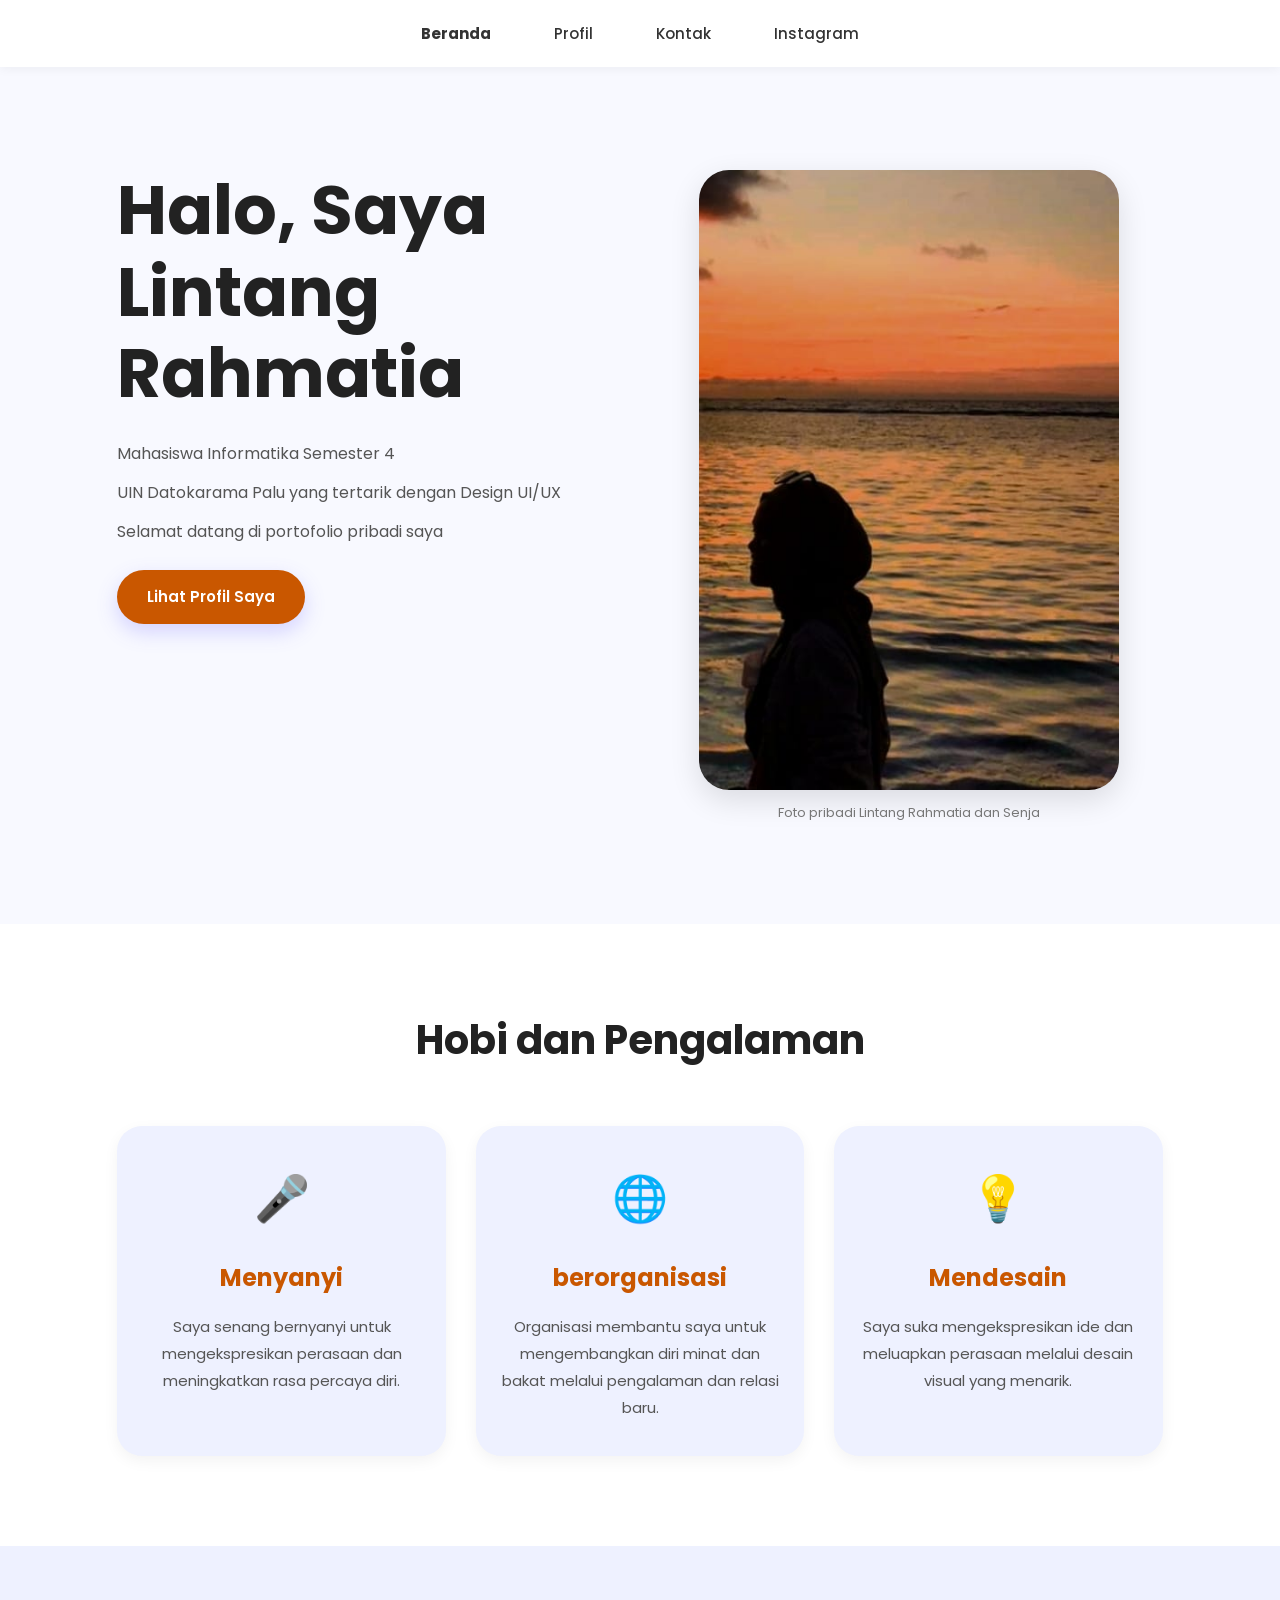
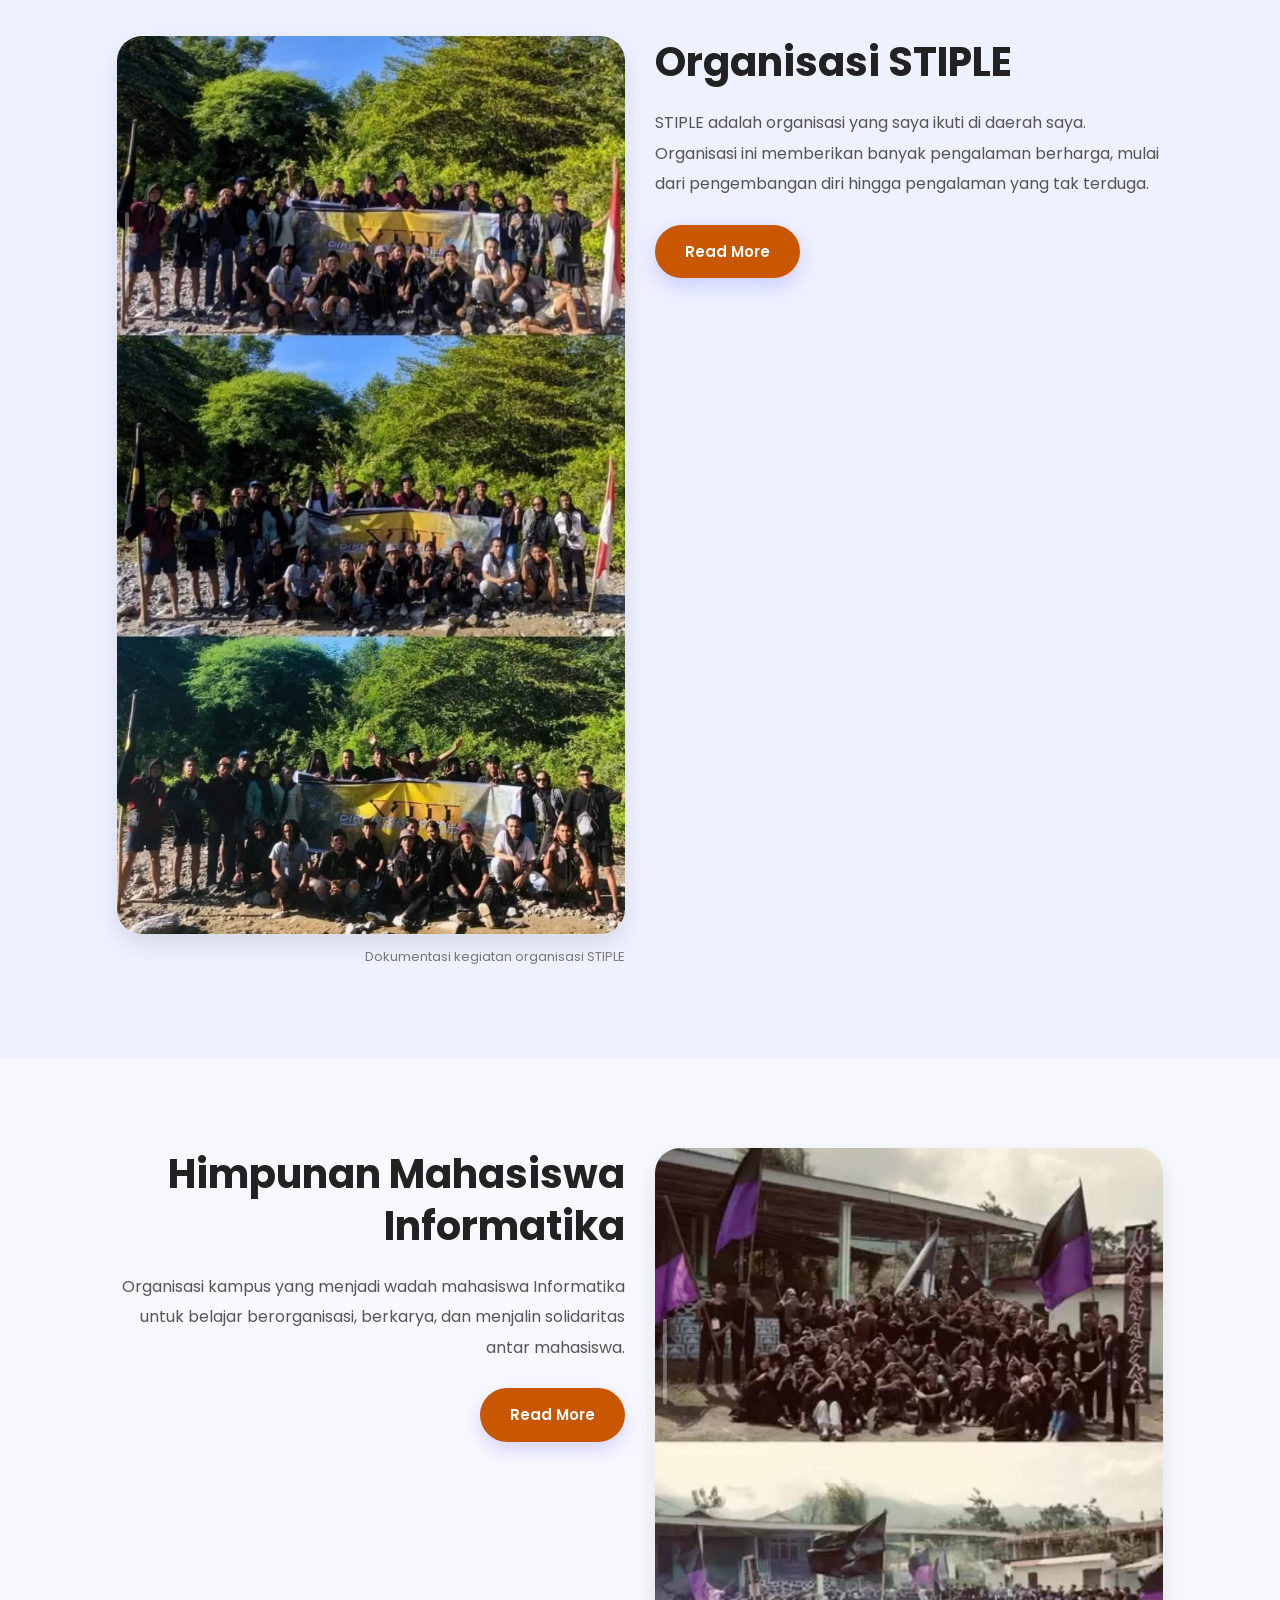
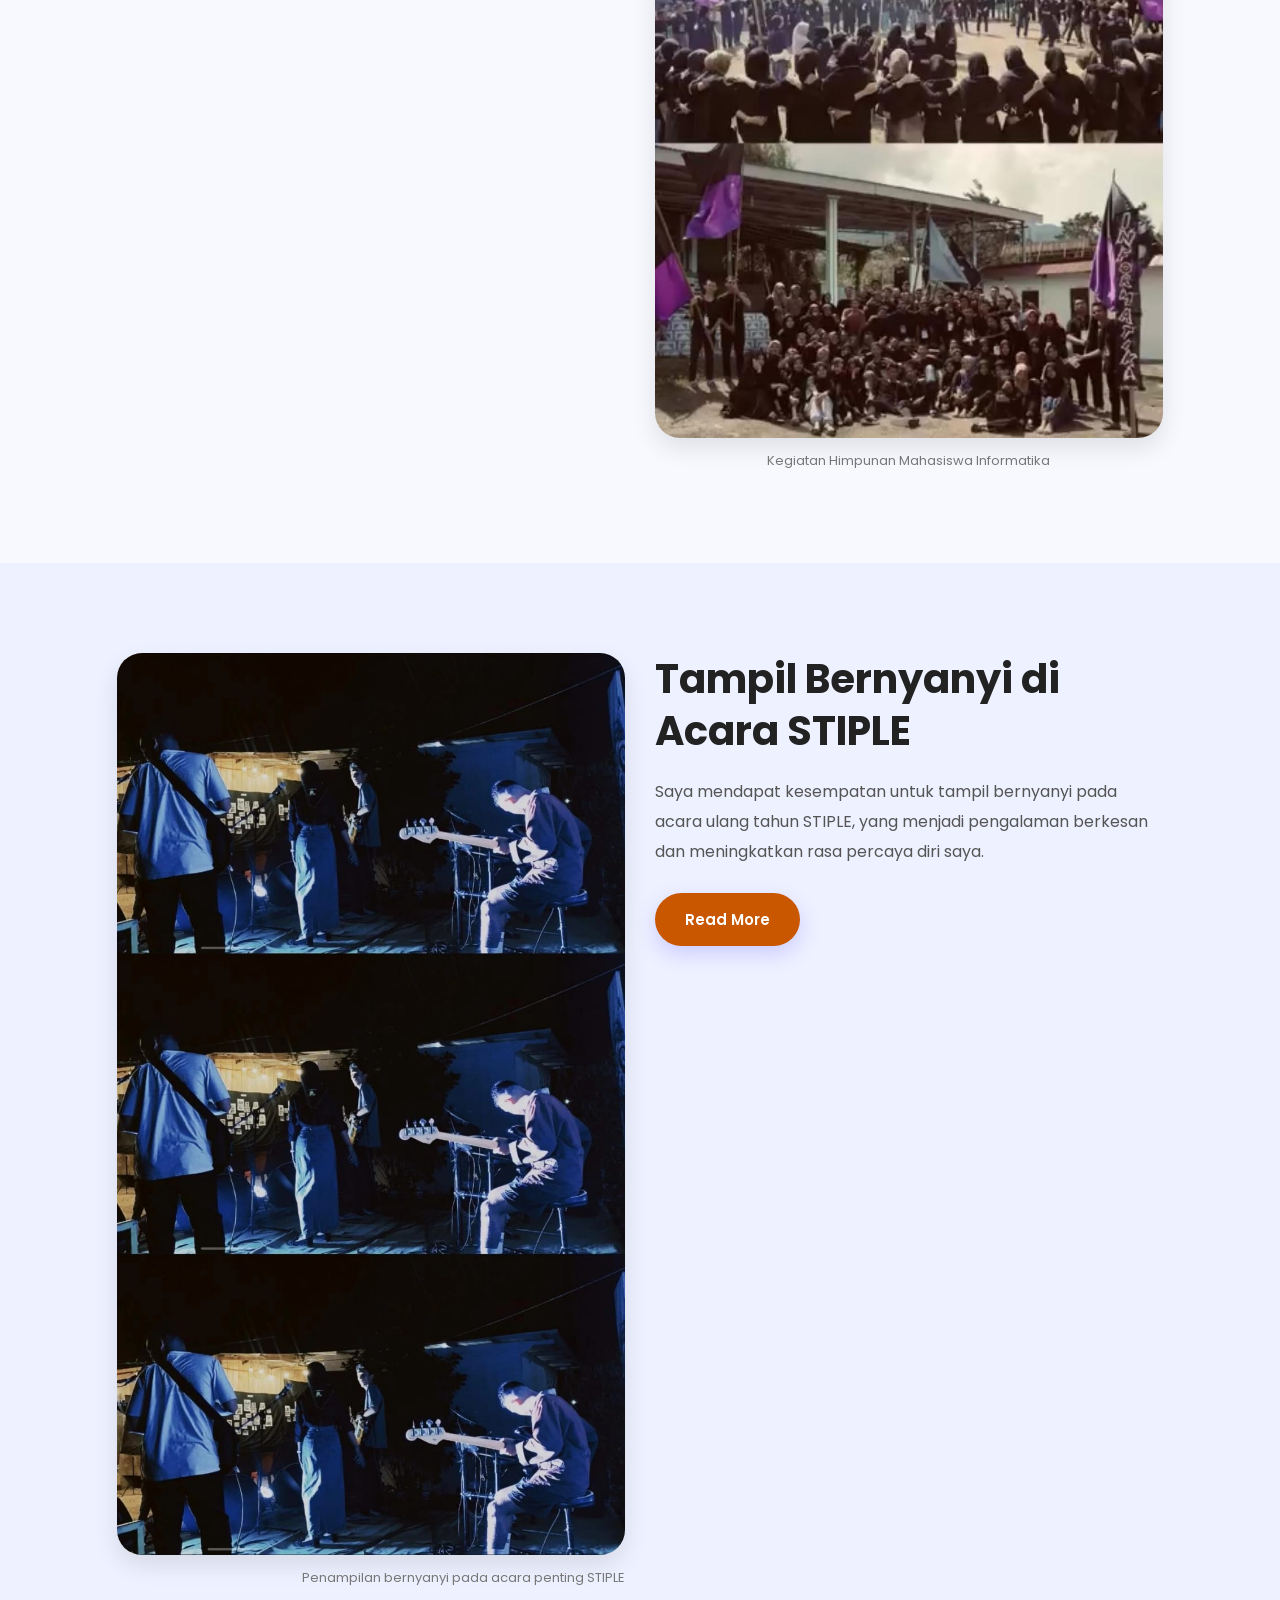
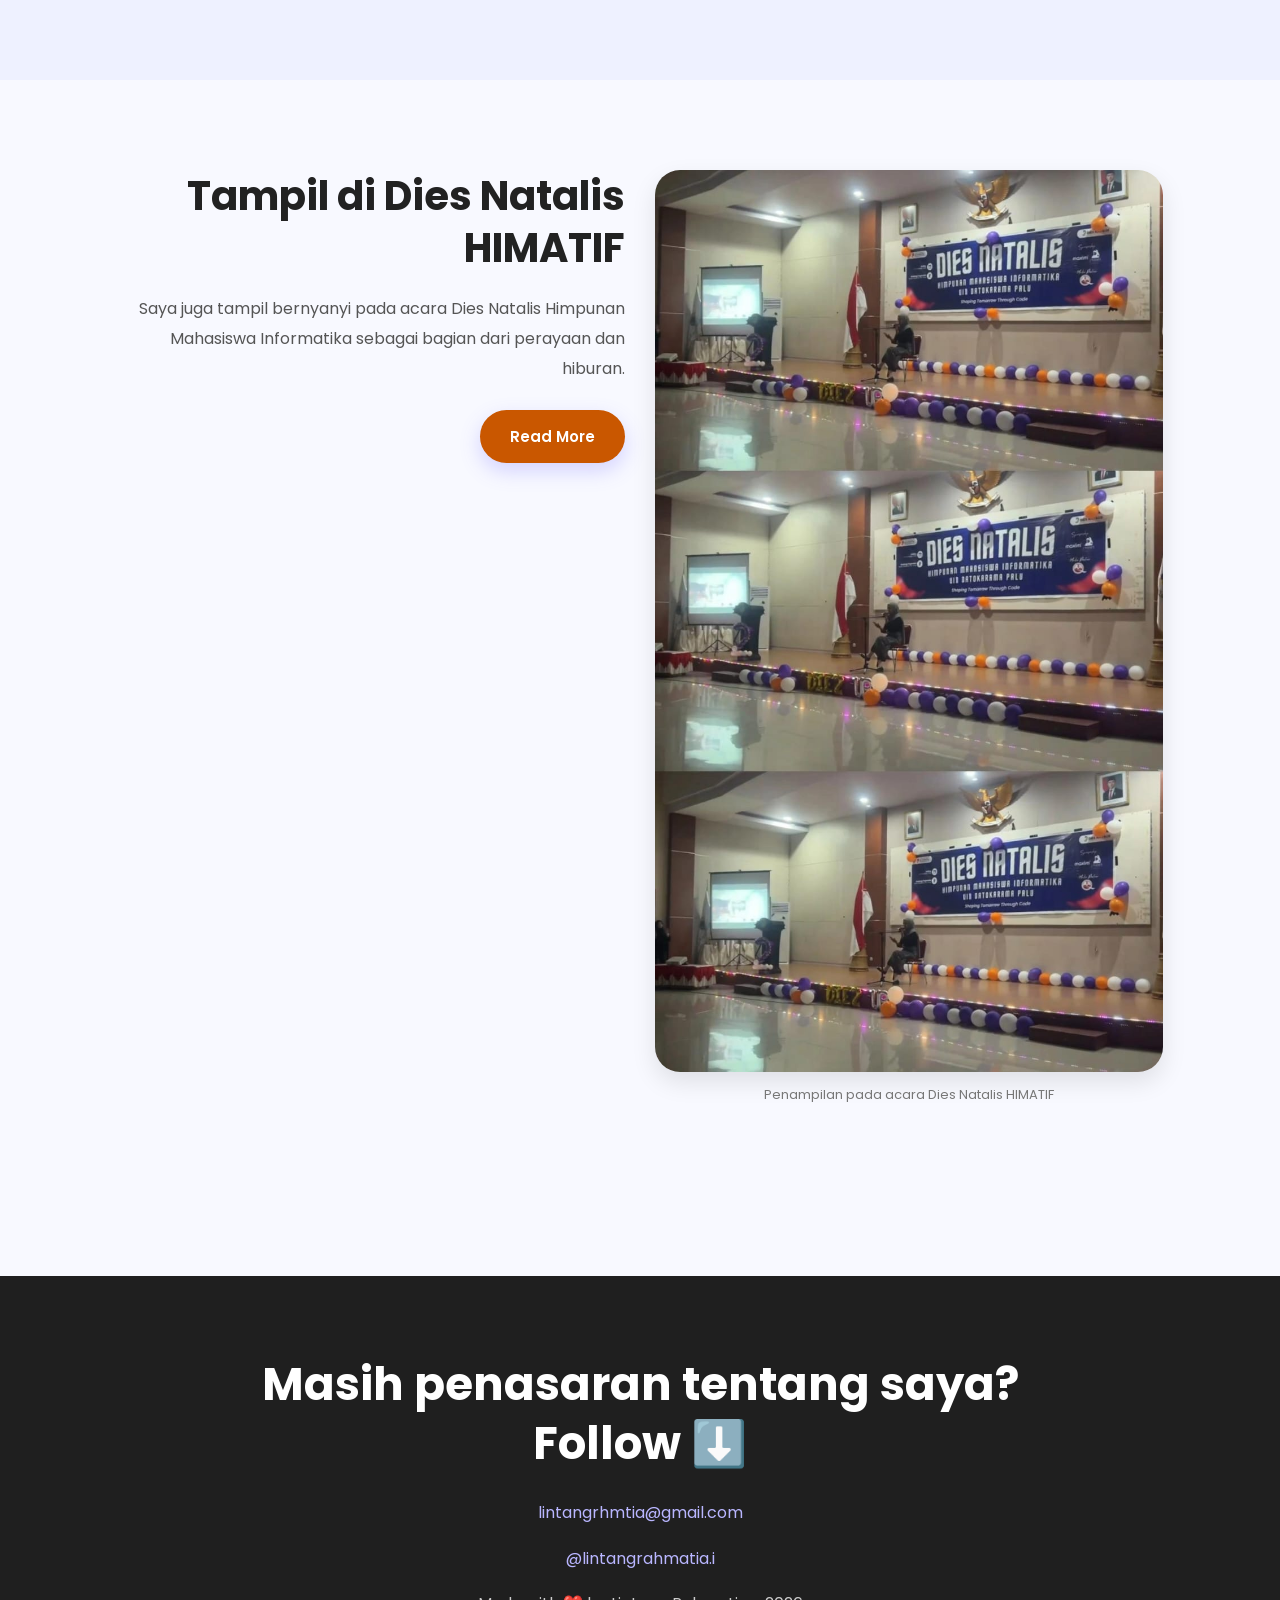
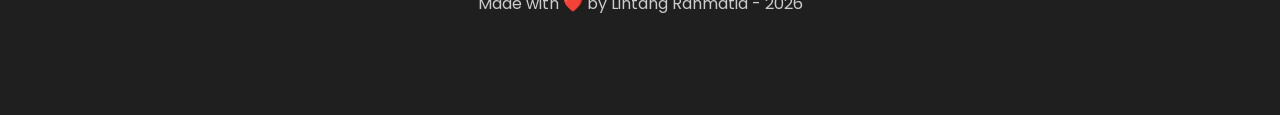
<file: index.html>
<!DOCTYPE html>
<html lang="id">
<head>
    <meta charset="utf-8">
    <meta name="viewport" content="width=device-width, initial-scale=1.0">
    <title>Portofolio | Lintang Rahmatia</title>

    <!-- Bootstrap Grid -->
    <link rel="stylesheet" href="css/bootstrap-grid.css" type="text/css">

    <!-- CSS Utama -->
    <link rel="stylesheet" href="css/style.css" type="text/css">

    <!-- Google Font Poppins -->
    <link href="https://fonts.googleapis.com/css2?family=Poppins:wght@300;400;500;600;700;800&display=swap" rel="stylesheet">
</head>

<body>

    <!-- NAVBAR -->
    <nav>
        <ul>
            <li><a href="index.html"><strong>Beranda</strong></a></li>
            <li><a href="profil.html">Profil</a></li>
            <li><a href="#contact">Kontak</a></li>
            <li><a href="https://www.instagram.com/lintangrahmatia.i/" target="_blank">Instagram</a></li>
        </ul>
    </nav>

    <!-- HEADER -->
    <header>
        <div class="container">
            <div class="row">

                <!-- KIRI -->
                <div class="col-sm">
                    <h1>Halo, Saya <br>Lintang Rahmatia</h1>

                    <ul>
                        <li>Mahasiswa Informatika Semester 4</li>
                        <li>UIN Datokarama Palu yang tertarik dengan Design UI/UX</li>
                        <li>Selamat datang di portofolio pribadi saya</li>
                    </ul>

                    <a href="profil.html" class="button">Lihat Profil Saya</a>
                </div>

                <!-- KANAN -->
                <div class="col-sm">
                    <figure>
                        <img src="image/lins.jpeg" class="intro-img" alt="Lintang Rahmatia">
                        <figcaption>
                            Foto pribadi Lintang Rahmatia dan Senja
                        </figcaption>
                    </figure>
                </div>

            </div>
        </div>
    </header>

    <!-- HOBI -->
	<section class="hobi-section">
    	<div class="container">
        	<h2 class="section-title">Hobi dan Pengalaman</h2>

        	<div class="row justify-content-center">

            	<div class="col-sm-4">
                	<div class="hobi-card">
                    	<div class="hobi-icon">🎤</div>
                    	<h3>Menyanyi</h3>
                    	<p>
                        	Saya senang bernyanyi untuk mengekspresikan perasaan
                        	dan meningkatkan rasa percaya diri.
                    	</p>
                	</div>
            	</div>

            	<div class="col-sm-4">
                	<div class="hobi-card">
                    	<div class="hobi-icon">🌐</div>
                    	<h3>berorganisasi</h3>
                    	<p>
                        	Organisasi membantu saya untuk mengembangkan diri
                            minat dan bakat melalui pengalaman dan relasi baru.
                    	</p>
                	</div>
            	</div>

            	<div class="col-sm-4">
                	<div class="hobi-card">
                    	<div class="hobi-icon">💡</div>
                    	<h3>Mendesain</h3>
                    	<p>
                        	Saya suka mengekspresikan ide dan meluapkan perasaan 
                            melalui desain visual yang menarik.
                    	</p>
                	</div>
            	</div>

        	</div>
    	</div>
	</section>
	
    <!-- PROJECT 1 -->
    <section class="project blue">
        <div class="container">
            <div class="row">

                <div class="col-sm">
                    <figure>
                        <img src="image/stp.jpeg" alt="Organisasi STIPLE">
                        <figcaption class="right-alignment">
                            Dokumentasi kegiatan organisasi STIPLE
                        </figcaption>
                    </figure>
                </div>

                <div class="col-sm">
                    <h2>Organisasi STIPLE</h2>
                    <p>
                        STIPLE adalah organisasi yang saya ikuti di daerah saya.
                        Organisasi ini memberikan banyak pengalaman berharga,
                        mulai dari pengembangan diri hingga pengalaman yang tak terduga.
                    </p>
                    <a href="detail1.html" class="button">Read More</a>
                </div>

            </div>
        </div>
    </section>

    <!-- PROJECT 2 -->
    <section class="project">
        <div class="container">
            <div class="row">

                <div class="col-sm right-alignment">
                    <h2>Himpunan Mahasiswa Informatika</h2>
                    <p>
                        Organisasi kampus yang menjadi wadah mahasiswa Informatika
                        untuk belajar berorganisasi, berkarya, dan menjalin
                        solidaritas antar mahasiswa.
                    </p>
                    <a href="detail2.html" class="button">Read More</a>
                </div>

                <div class="col-sm">
                    <figure>
                        <img src="image/himatif.jpeg" alt="Himpunan Mahasiswa Informatika">
                        <figcaption>
                            Kegiatan Himpunan Mahasiswa Informatika
                        </figcaption>
                    </figure>
                </div>

            </div>
        </div>
    </section>

    <!-- PROJECT 3 -->
    <section class="project blue">
        <div class="container">
            <div class="row">

                <div class="col-sm">
                    <figure>
                        <img src="image/tampil_stp.jpeg" alt="Tampil Bernyanyi di Acara STIPLE">
                        <figcaption class="right-alignment">
                            Penampilan bernyanyi pada acara penting STIPLE
                        </figcaption>
                    </figure>
                </div>

                <div class="col-sm">
                    <h2>Tampil Bernyanyi di Acara STIPLE</h2>
                    <p>
                        Saya mendapat kesempatan untuk tampil bernyanyi pada
                        acara ulang tahun STIPLE, yang menjadi pengalaman berkesan
                        dan meningkatkan rasa percaya diri saya.
                    </p>
                    <a href="detail3.html" class="button">Read More</a>
                </div>

            </div>
        </div>
    </section>

    <!-- PROJECT 4 -->
    <section class="project">
        <div class="container">
            <div class="row">

                <div class="col-sm right-alignment">
                    <h2>Tampil di Dies Natalis HIMATIF</h2>
                    <p>
                        Saya juga tampil bernyanyi pada acara Dies Natalis
                        Himpunan Mahasiswa Informatika sebagai bagian dari
                        perayaan dan hiburan.
                    </p>
                    <a href="detail4.html" class="button">Read More</a>
                </div>

                <div class="col-sm">
                    <figure>
                        <img src="image/tampil_dsn.jpeg" alt="Dies Natalis HIMATIF">
                        <figcaption>
                            Penampilan pada acara Dies Natalis HIMATIF
                        </figcaption>
                    </figure>
                </div>

            </div>
        </div>
    </section>

    <!-- FOOTER -->
    <footer id="contact">
        <h2>
            Masih penasaran tentang saya?<br>
            Follow ⬇️
        </h2>

        <p>
            <a href="mailto:lintangrhmtia@gmail.com">
                lintangrhmtia@gmail.com
            </a>
        </p>

        <p>
            <a href="https://www.instagram.com/lintangrahmatia.i/" target="_blank">
                @lintangrahmatia.i
            </a>
        </p>

        <p>Made with ❤️ by Lintang Rahmatia - 2026</p>
    </footer>

</body>
</html>
</file>
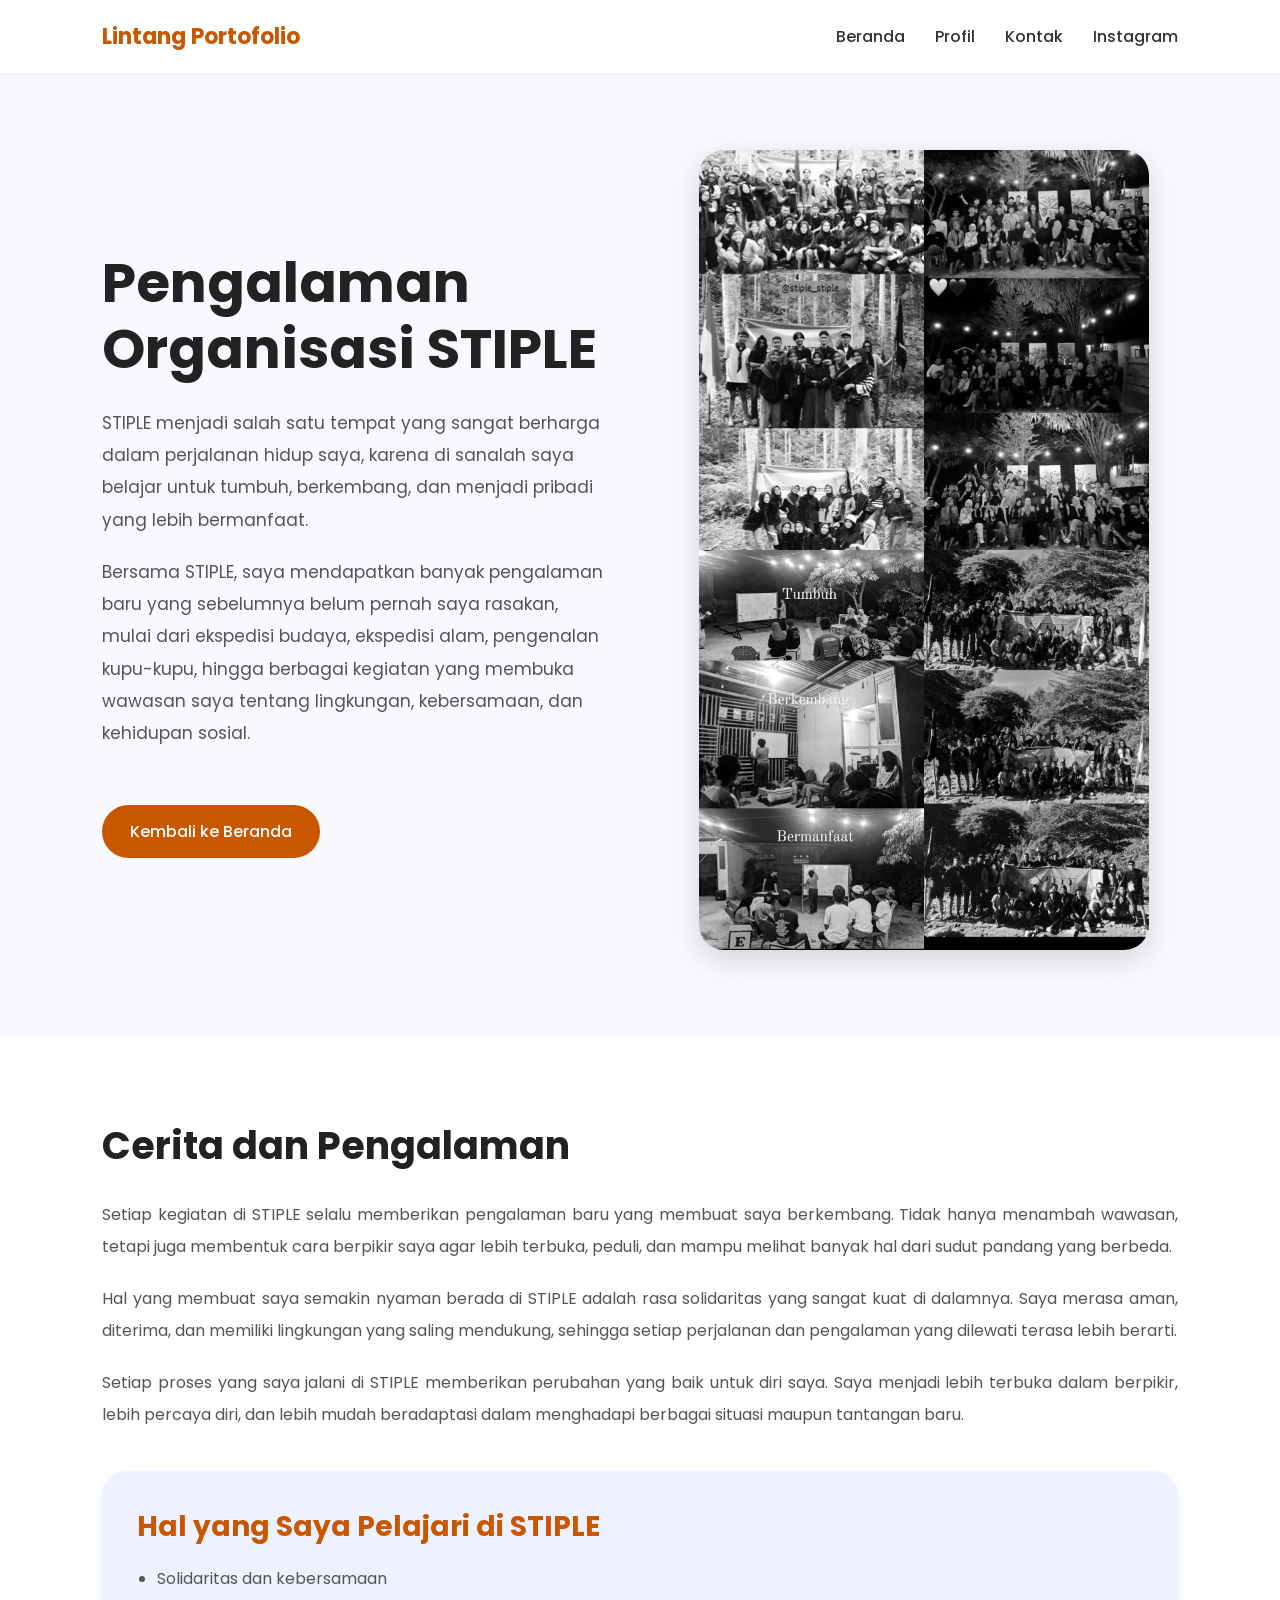
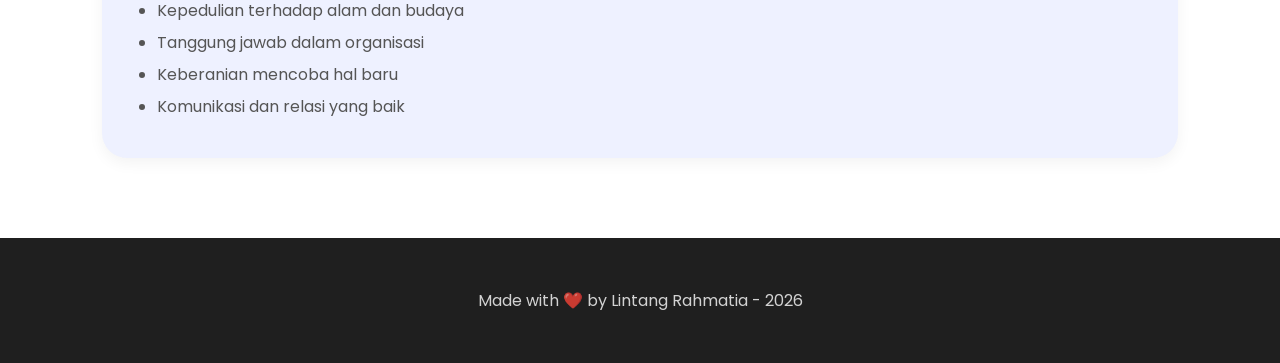
<file: detail1.html>
<!DOCTYPE html>
<html lang="id">
<head>
    <meta charset="UTF-8">
    <meta name="viewport" content="width=device-width, initial-scale=1.0">

    <title>Detail Organisasi STIPLE | Lintang Rahmatia</title>

    <!-- Google Font -->
    <link href="https://fonts.googleapis.com/css2?family=Poppins:wght@300;400;500;600;700&display=swap" rel="stylesheet">

    <style>

        *{
            margin:0;
            padding:0;
            box-sizing:border-box;
            scroll-behavior:smooth;
        }

        body{
            font-family:'Poppins', sans-serif;
            background:#f8f9ff;
            color:#222;
        }

        nav{
            width:100%;
            padding:20px 8%;
            display:flex;
            justify-content:space-between;
            align-items:center;
            position:fixed;
            top:0;
            z-index:1000;
            background:rgba(255,255,255,0.9);
            backdrop-filter:blur(10px);
            box-shadow:0 2px 10px rgba(0,0,0,0.05);
        }

        .logo{
            font-size:22px;
            font-weight:700;
            color:#c95700;
        }

        nav ul{
            display:flex;
            gap:30px;
            list-style:none;
        }

        nav ul li a{
            text-decoration:none;
            color:#333;
            font-weight:500;
            transition:0.3s;
        }

        nav ul li a:hover{
            color:#c95700;
        }

        .hero{
            padding:150px 8% 80px;
        }

        .hero-container{
            display:flex;
            align-items:center;
            gap:60px;
            flex-wrap:wrap;
        }

        .hero-text{
            flex:1;
        }

        .hero-text h1{
            font-size:55px;
            line-height:1.2;
            margin-bottom:25px;
            color:#222;
        }

        .hero-text p{
            font-size:17px;
            line-height:1.9;
            color:#555;
            margin-bottom:20px;
        }

        .hero-image{
            flex:1;
            text-align:center;
        }

        .hero-image img{
            width:100%;
            max-width:450px;
            border-radius:25px;
            box-shadow:0 10px 30px rgba(0,0,0,0.15);
        }

        .content-section{
            padding:80px 8%;
            background:white;
        }

        .content-section h2{
            font-size:38px;
            margin-bottom:25px;
            color:#222;
        }

        .content-section p{
            line-height:2;
            color:#555;
            margin-bottom:20px;
            text-align:justify;
        }

        .highlight-box{
            background:#eef1ff;
            padding:35px;
            border-radius:25px;
            margin-top:40px;
            box-shadow:0 5px 15px rgba(0,0,0,0.05);
        }

        .highlight-box h3{
            margin-bottom:15px;
            color:#c95700;
            font-size:28px;
        }

        .highlight-box ul{
            padding-left:20px;
            color:#555;
            line-height:2;
        }

        .button{
            display:inline-block;
            margin-top:35px;
            padding:14px 28px;
            background:#c95700;
            color:white;
            text-decoration:none;
            border-radius:50px;
            font-weight:500;
            transition:0.3s;
        }

        .button:hover{
            background:#c95700;
            transform:translateY(-3px);
        }

        footer{
            background:#1f1f1f;
            color:white;
            text-align:center;
            padding:50px 8%;
        }

        footer p{
            opacity:0.8;
        }

        @media(max-width:768px){

            .hero-text h1{
                font-size:40px;
            }

            .hero-container{
                flex-direction:column;
            }

            nav{
                flex-direction:column;
                gap:15px;
            }

            nav ul{
                gap:15px;
            }

        }

    </style>

</head>

<body>

    <!-- Navbar -->
    <nav>

        <div class="logo">
            Lintang Portofolio
        </div>

        <ul>
            <li><a href="index.html">Beranda</a></li>
            <li><a href="profil.html">Profil</a></li>
            <li><a href="#contact">Kontak</a></li>
            <li>
                <a href="https://www.instagram.com/lintangrahmatia.i/" target="_blank">
                    Instagram
                </a>
            </li>
        </ul>

    </nav>

    <!-- Hero -->
    <section class="hero">

        <div class="hero-container">

            <div class="hero-text">

                <h1>
                    Pengalaman Organisasi STIPLE
                </h1>

                <p>
                    STIPLE menjadi salah satu tempat
                    yang sangat berharga dalam
                    perjalanan hidup saya, karena di
                    sanalah saya belajar untuk tumbuh,
                    berkembang, dan menjadi pribadi
                    yang lebih bermanfaat.  
                </p>

                <p>
                    Bersama STIPLE, saya mendapatkan
                    banyak pengalaman baru yang
                    sebelumnya belum pernah saya
                    rasakan, mulai dari ekspedisi
                    budaya, ekspedisi alam, pengenalan
                    kupu-kupu, hingga berbagai
                    kegiatan yang membuka wawasan
                    saya tentang lingkungan,
                    kebersamaan, dan kehidupan
                    sosial.
                </p>

                <a href="index.html" class="button">
                    Kembali ke Beranda
                </a>

            </div>

            <div class="hero-image">
                <img src="image/stpdet.jpeg" alt="Organisasi STIPLE">
            </div>

        </div>

    </section>

    <!-- Content -->
    <section class="content-section">

        <h2>
            Cerita dan Pengalaman
        </h2>

        <p>
            Setiap kegiatan di STIPLE selalu memberikan pengalaman baru yang                   
            membuat saya berkembang. Tidak hanya menambah wawasan, tetapi juga
            membentuk cara berpikir saya agar lebih terbuka, peduli, dan    
            mampu melihat banyak hal dari sudut pandang yang berbeda.                        
        </p>

        <p>
            Hal yang membuat saya semakin nyaman berada di STIPLE adalah
            rasa solidaritas yang sangat kuat di dalamnya. Saya merasa aman,
            diterima, dan memiliki lingkungan yang saling mendukung, sehingga
            setiap perjalanan dan pengalaman yang dilewati terasa lebih berarti.
        </p>

        <p>
            Setiap proses yang saya jalani di STIPLE memberikan perubahan yang baik 
            untuk diri saya. Saya menjadi lebih terbuka dalam berpikir, lebih percaya diri,
            dan lebih mudah beradaptasi dalam menghadapi berbagai situasi maupun tantangan baru.
        </p>

        <!-- Highlight -->
        <div class="highlight-box">

            <h3>
                Hal yang Saya Pelajari di STIPLE
            </h3>

            <ul>
                <li>Solidaritas dan kebersamaan</li>
                <li>Kepedulian terhadap alam dan budaya</li>
                <li>Tanggung jawab dalam organisasi</li>
                <li>Keberanian mencoba hal baru</li>
                <li>Komunikasi dan relasi yang baik</li>
            </ul>

        </div>

    </section>

    <!-- Footer -->
    <footer id="contact">

        <p>
            Made with ❤️ by Lintang Rahmatia - 2026
        </p>

    </footer>

</body>
</html>
</file>
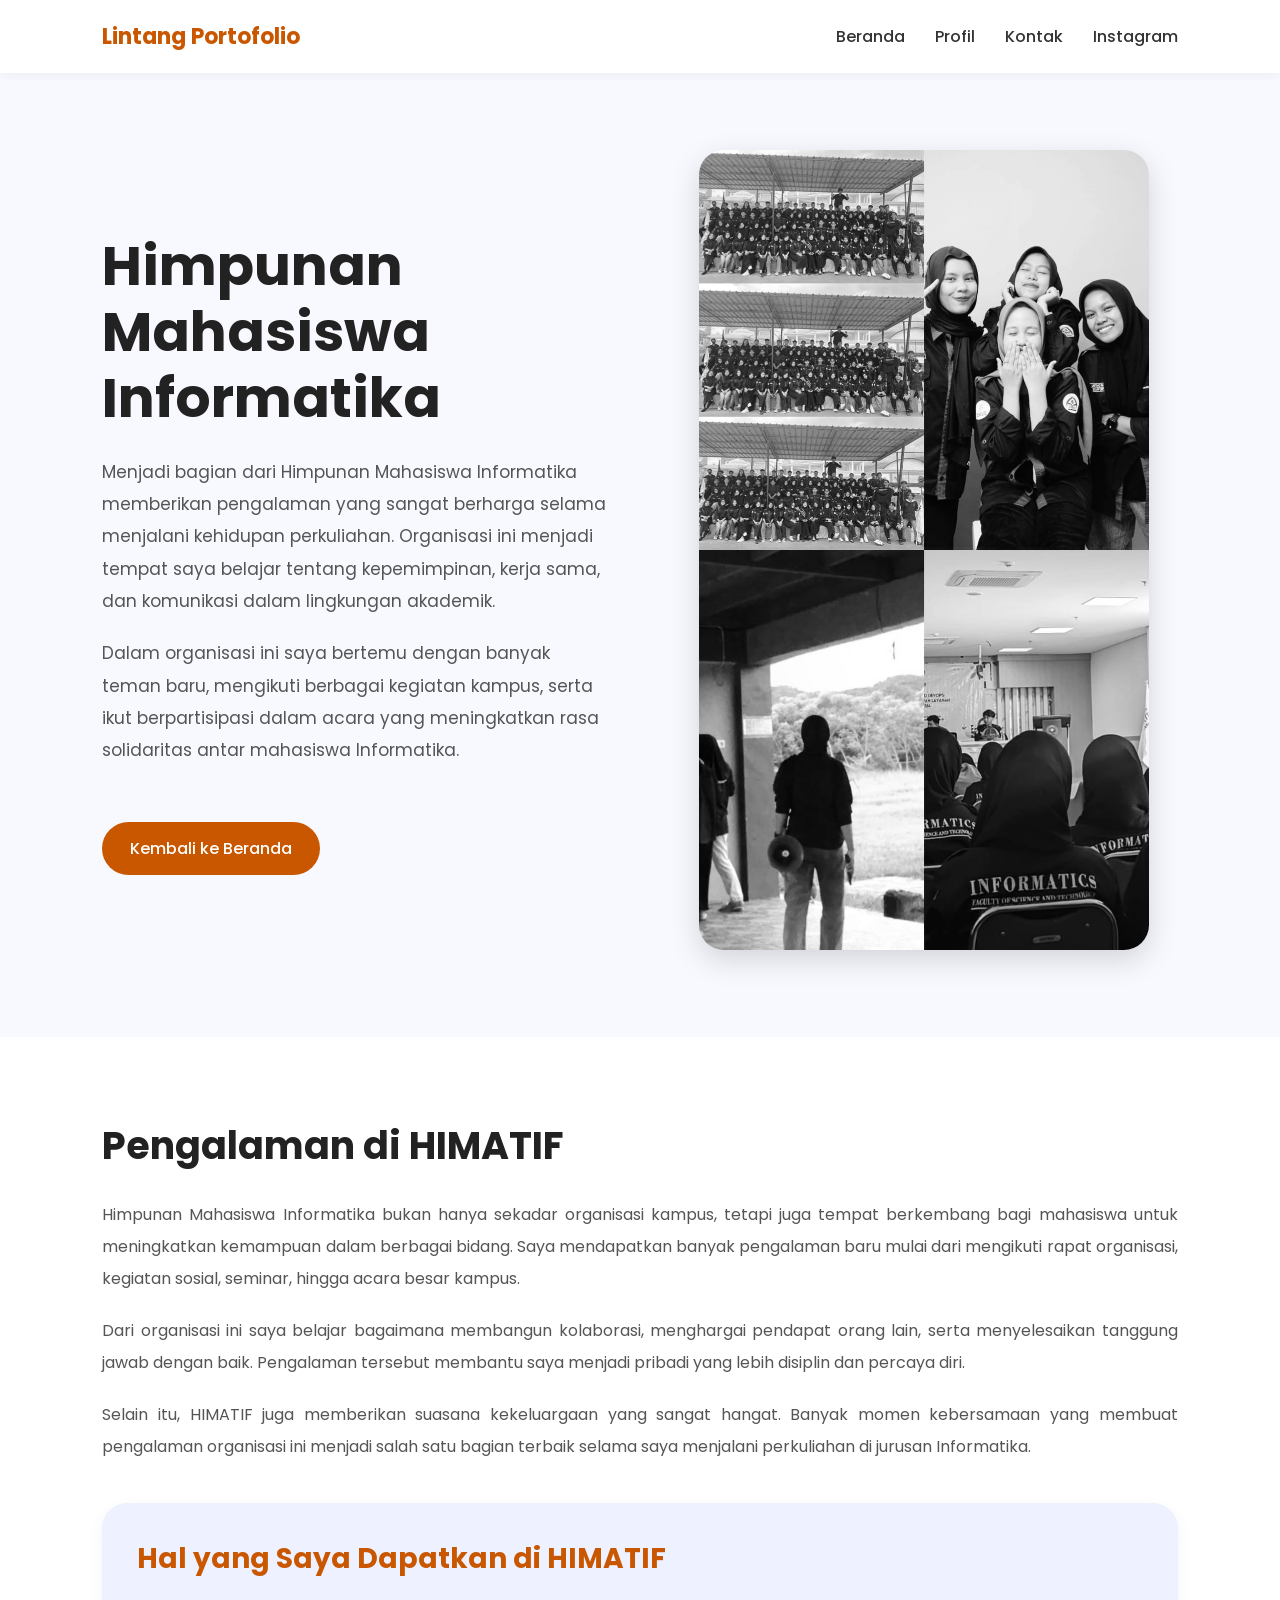
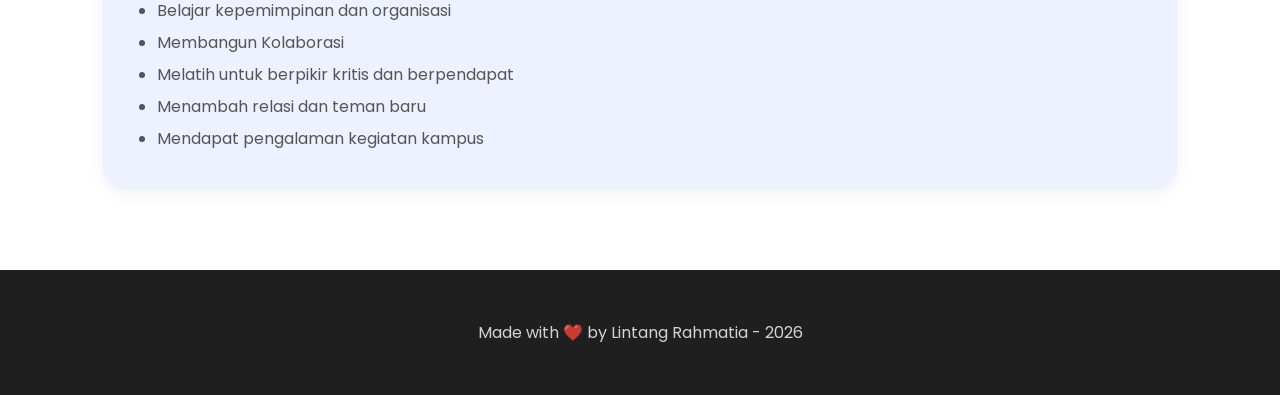
<file: detail2.html>
<!DOCTYPE html>
<html lang="id">
<head>
    <meta charset="UTF-8">
    <meta name="viewport" content="width=device-width, initial-scale=1.0">

    <title>Detail HIMATIF | Lintang Rahmatia</title>

    <!-- Google Font -->
    <link href="https://fonts.googleapis.com/css2?family=Poppins:wght@300;400;500;600;700&display=swap" rel="stylesheet">

    <style>

        *{
            margin:0;
            padding:0;
            box-sizing:border-box;
            scroll-behavior:smooth;
        }

        body{
            font-family:'Poppins', sans-serif;
            background:#f8f9ff;
            color:#222;
        }

        nav{
            width:100%;
            padding:20px 8%;
            display:flex;
            justify-content:space-between;
            align-items:center;
            position:fixed;
            top:0;
            z-index:1000;
            background:rgba(255,255,255,0.9);
            backdrop-filter:blur(10px);
            box-shadow:0 2px 10px rgba(0,0,0,0.05);
        }

        .logo{
            font-size:22px;
            font-weight:700;
            color:#c95700;
        }

        nav ul{
            display:flex;
            gap:30px;
            list-style:none;
        }

        nav ul li a{
            text-decoration:none;
            color:#333;
            font-weight:500;
            transition:0.3s;
        }

        nav ul li a:hover{
            color:#c95700;
        }

        .hero{
            padding:150px 8% 80px;
        }

        .hero-container{
            display:flex;
            align-items:center;
            gap:60px;
            flex-wrap:wrap;
        }

        .hero-text{
            flex:1;
        }

        .hero-text h1{
            font-size:55px;
            line-height:1.2;
            margin-bottom:25px;
            color:#222;
        }

        .hero-text p{
            font-size:17px;
            line-height:1.9;
            color:#555;
            margin-bottom:20px;
        }

        .hero-image{
            flex:1;
            text-align:center;
        }

        .hero-image img{
            width:100%;
            max-width:450px;
            border-radius:25px;
            box-shadow:0 10px 30px rgba(0,0,0,0.15);
        }

        .content-section{
            padding:80px 8%;
            background:white;
        }

        .content-section h2{
            font-size:38px;
            margin-bottom:25px;
            color:#222;
        }

        .content-section p{
            line-height:2;
            color:#555;
            margin-bottom:20px;
            text-align:justify;
        }

        .highlight-box{
            background:#eef1ff;
            padding:35px;
            border-radius:25px;
            margin-top:40px;
            box-shadow:0 5px 15px rgba(0,0,0,0.05);
        }

        .highlight-box h3{
            margin-bottom:15px;
            color:#c95700;
            font-size:28px;
        }

        .highlight-box ul{
            padding-left:20px;
            color:#555;
            line-height:2;
        }

        .button{
            display:inline-block;
            margin-top:35px;
            padding:14px 28px;
            background:#c95700;
            color:white;
            text-decoration:none;
            border-radius:50px;
            font-weight:500;
            transition:0.3s;
        }

        .button:hover{
            background:#c95700;
            transform:translateY(-3px);
        }

        footer{
            background:#1f1f1f;
            color:white;
            text-align:center;
            padding:50px 8%;
        }

        footer p{
            opacity:0.8;
        }

        @media(max-width:768px){

            .hero-text h1{
                font-size:40px;
            }

            .hero-container{
                flex-direction:column;
            }

            nav{
                flex-direction:column;
                gap:15px;
            }

            nav ul{
                gap:15px;
            }

        }

    </style>

</head>

<body>

    <!-- Navbar -->
    <nav>

        <div class="logo">
            Lintang Portofolio
        </div>

        <ul>
            <li><a href="index.html">Beranda</a></li>
            <li><a href="profil.html">Profil</a></li>
            <li><a href="#contact">Kontak</a></li>
            <li>
                <a href="https://www.instagram.com/lintangrahmatia.i/" target="_blank">
                    Instagram
                </a>
            </li>
        </ul>

    </nav>

    <!-- Hero -->
    <section class="hero">

        <div class="hero-container">

            <div class="hero-text">

                <h1>
                    Himpunan Mahasiswa Informatika
                </h1>

                <p>
                    Menjadi bagian dari Himpunan Mahasiswa Informatika memberikan
                    pengalaman yang sangat berharga selama menjalani kehidupan perkuliahan.
                    Organisasi ini menjadi tempat saya belajar tentang kepemimpinan,
                    kerja sama, dan komunikasi dalam lingkungan akademik.
                </p>

                <p>
                    Dalam organisasi ini saya bertemu dengan banyak teman baru,
                    mengikuti berbagai kegiatan kampus, serta ikut berpartisipasi
                    dalam acara yang meningkatkan rasa solidaritas antar mahasiswa Informatika.
                </p>

                <a href="index.html" class="button">
                    Kembali ke Beranda
                </a>

            </div>

            <div class="hero-image">
                <img src="image/himadet.jpeg" alt="HMIF">
            </div>

        </div>

    </section>

    <!-- Content -->
    <section class="content-section">

        <h2>
            Pengalaman di HIMATIF
        </h2>

        <p>
            Himpunan Mahasiswa Informatika bukan hanya sekadar organisasi kampus,
            tetapi juga tempat berkembang bagi mahasiswa untuk meningkatkan kemampuan
            dalam berbagai bidang. Saya mendapatkan banyak pengalaman baru mulai dari
            mengikuti rapat organisasi, kegiatan sosial, seminar, hingga acara besar kampus.
        </p>

        <p>
            Dari organisasi ini saya belajar bagaimana membangun kolaborasi,
            menghargai pendapat orang lain, serta menyelesaikan tanggung jawab
            dengan baik. Pengalaman tersebut membantu saya menjadi pribadi yang
            lebih disiplin dan percaya diri.
        </p>

        <p>
            Selain itu, HIMATIF juga memberikan suasana kekeluargaan yang sangat hangat.
            Banyak momen kebersamaan yang membuat pengalaman organisasi ini menjadi
            salah satu bagian terbaik selama saya menjalani perkuliahan di jurusan Informatika.
        </p>

        <!-- Highlight -->
        <div class="highlight-box">

            <h3>
                Hal yang Saya Dapatkan di HIMATIF
            </h3>

            <ul>
                <li>Belajar kepemimpinan dan organisasi</li>
                <li>Membangun Kolaborasi</li>
                <li>Melatih untuk berpikir kritis dan berpendapat</li>
                <li>Menambah relasi dan teman baru</li>
                <li>Mendapat pengalaman kegiatan kampus</li>
            </ul>

        </div>

    </section>

    <!-- Footer -->
    <footer id="contact">

        <p>
            Made with ❤️ by Lintang Rahmatia - 2026
        </p>

    </footer>

</body>
</html>
</file>
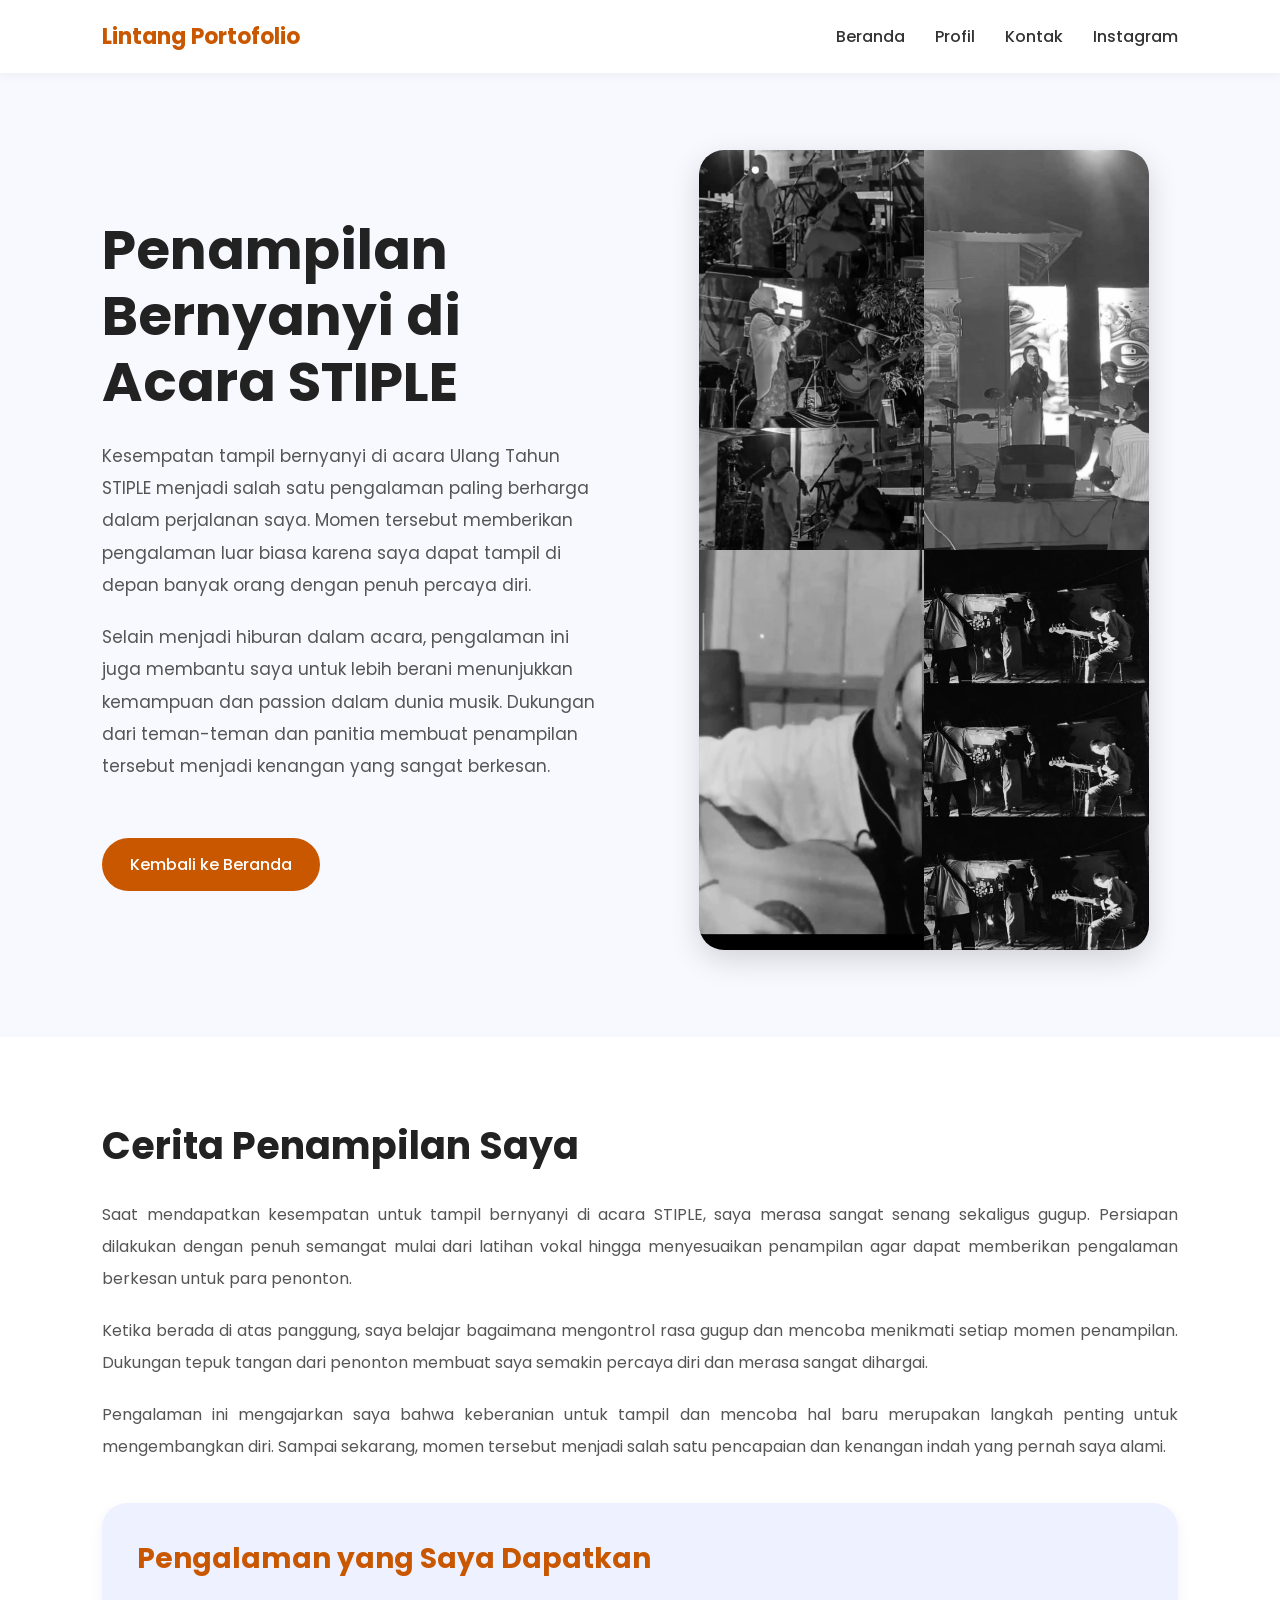
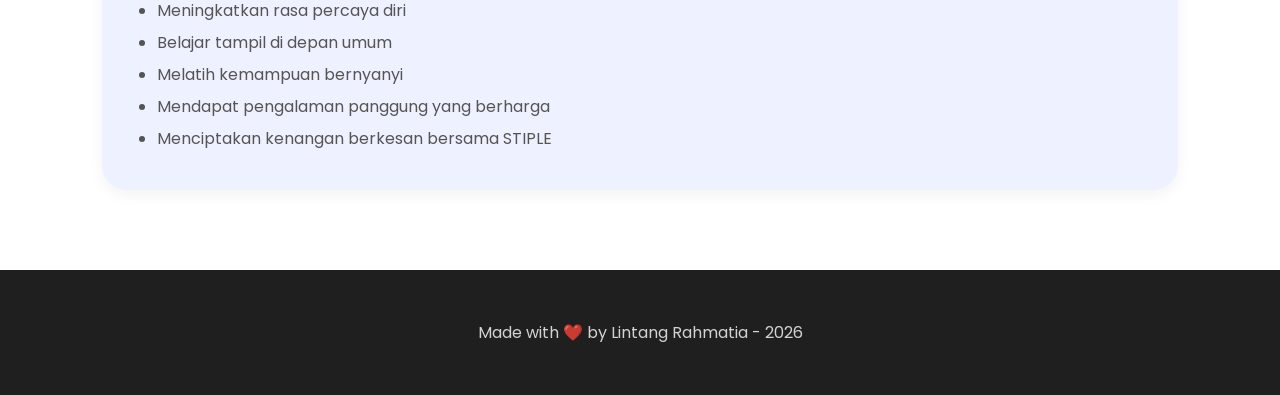
<file: detail3.html>
<!DOCTYPE html>
<html lang="id">
<head>
    <meta charset="UTF-8">
    <meta name="viewport" content="width=device-width, initial-scale=1.0">

    <title>Detail Penampilan STIPLE | Lintang Rahmatia</title>

    <!-- Google Font -->
    <link href="https://fonts.googleapis.com/css2?family=Poppins:wght@300;400;500;600;700&display=swap" rel="stylesheet">

    <style>

        *{
            margin:0;
            padding:0;
            box-sizing:border-box;
            scroll-behavior:smooth;
        }

        body{
            font-family:'Poppins', sans-serif;
            background:#f8f9ff;
            color:#222;
        }

        nav{
            width:100%;
            padding:20px 8%;
            display:flex;
            justify-content:space-between;
            align-items:center;
            position:fixed;
            top:0;
            z-index:1000;
            background:rgba(255,255,255,0.9);
            backdrop-filter:blur(10px);
            box-shadow:0 2px 10px rgba(0,0,0,0.05);
        }

        .logo{
            font-size:22px;
            font-weight:700;
            color:#c95700;
        }

        nav ul{
            display:flex;
            gap:30px;
            list-style:none;
        }

        nav ul li a{
            text-decoration:none;
            color:#333;
            font-weight:500;
            transition:0.3s;
        }

        nav ul li a:hover{
            color:#c95700;
        }

        .hero{
            padding:150px 8% 80px;
        }

        .hero-container{
            display:flex;
            align-items:center;
            gap:60px;
            flex-wrap:wrap;
        }

        .hero-text{
            flex:1;
        }

        .hero-text h1{
            font-size:55px;
            line-height:1.2;
            margin-bottom:25px;
            color:#222;
        }

        .hero-text p{
            font-size:17px;
            line-height:1.9;
            color:#555;
            margin-bottom:20px;
        }

        .hero-image{
            flex:1;
            text-align:center;
        }

        .hero-image img{
            width:100%;
            max-width:450px;
            border-radius:25px;
            box-shadow:0 10px 30px rgba(0,0,0,0.15);
        }

        .content-section{
            padding:80px 8%;
            background:white;
        }

        .content-section h2{
            font-size:38px;
            margin-bottom:25px;
            color:#222;
        }

        .content-section p{
            line-height:2;
            color:#555;
            margin-bottom:20px;
            text-align:justify;
        }

        .highlight-box{
            background:#eef1ff;
            padding:35px;
            border-radius:25px;
            margin-top:40px;
            box-shadow:0 5px 15px rgba(0,0,0,0.05);
        }

        .highlight-box h3{
            margin-bottom:15px;
            color:#c95700;
            font-size:28px;
        }

        .highlight-box ul{
            padding-left:20px;
            color:#555;
            line-height:2;
        }

        .button{
            display:inline-block;
            margin-top:35px;
            padding:14px 28px;
            background:#c95700;
            color:white;
            text-decoration:none;
            border-radius:50px;
            font-weight:500;
            transition:0.3s;
        }

        .button:hover{
            background:#c95700;
            transform:translateY(-3px);
        }

        footer{
            background:#1f1f1f;
            color:white;
            text-align:center;
            padding:50px 8%;
        }

        footer p{
            opacity:0.8;
        }

        @media(max-width:768px){

            .hero-text h1{
                font-size:40px;
            }

            .hero-container{
                flex-direction:column;
            }

            nav{
                flex-direction:column;
                gap:15px;
            }

            nav ul{
                gap:15px;
            }

        }

    </style>

</head>

<body>

    <!-- Navbar -->
    <nav>

        <div class="logo">
            Lintang Portofolio
        </div>

        <ul>
            <li><a href="index.html">Beranda</a></li>
            <li><a href="profil.html">Profil</a></li>
            <li><a href="#contact">Kontak</a></li>
            <li>
                <a href="https://www.instagram.com/lintangrahmatia.i/" target="_blank">
                    Instagram
                </a>
            </li>
        </ul>

    </nav>

    <!-- Hero -->
    <section class="hero">

        <div class="hero-container">

            <div class="hero-text">

                <h1>
                    Penampilan Bernyanyi di Acara STIPLE
                </h1>

                <p>
                    Kesempatan tampil bernyanyi di acara Ulang Tahun STIPLE menjadi
                    salah satu pengalaman paling berharga dalam perjalanan saya.
                    Momen tersebut memberikan pengalaman luar biasa karena saya
                    dapat tampil di depan banyak orang dengan penuh percaya diri.
                </p>

                <p>
                    Selain menjadi hiburan dalam acara, pengalaman ini juga membantu
                    saya untuk lebih berani menunjukkan kemampuan dan passion dalam dunia musik.
                    Dukungan dari teman-teman dan panitia membuat penampilan tersebut
                    menjadi kenangan yang sangat berkesan.
                </p>

                <a href="index.html" class="button">
                    Kembali ke Beranda
                </a>

            </div>

            <div class="hero-image">
                <img src="image/tampstpdet.jpeg" alt="Bernyanyi di STIPLE">
            </div>

        </div>

    </section>

    <!-- Content -->
    <section class="content-section">

        <h2>
            Cerita Penampilan Saya
        </h2>

        <p>
            Saat mendapatkan kesempatan untuk tampil bernyanyi di acara STIPLE,
            saya merasa sangat senang sekaligus gugup. Persiapan dilakukan dengan
            penuh semangat mulai dari latihan vokal hingga menyesuaikan penampilan
            agar dapat memberikan pengalaman berkesan untuk para penonton.
        </p>

        <p>
            Ketika berada di atas panggung, saya belajar bagaimana mengontrol rasa gugup
            dan mencoba menikmati setiap momen penampilan. Dukungan tepuk tangan dari
            penonton membuat saya semakin percaya diri dan merasa sangat dihargai.
        </p>

        <p>
            Pengalaman ini mengajarkan saya bahwa keberanian untuk tampil dan mencoba
            hal baru merupakan langkah penting untuk mengembangkan diri. Sampai sekarang,
            momen tersebut menjadi salah satu pencapaian dan kenangan indah yang pernah saya alami.
        </p>

        <!-- Highlight -->
        <div class="highlight-box">

            <h3>
                Pengalaman yang Saya Dapatkan
            </h3>

            <ul>
                <li>Meningkatkan rasa percaya diri</li>
                <li>Belajar tampil di depan umum</li>
                <li>Melatih kemampuan bernyanyi</li>
                <li>Mendapat pengalaman panggung yang berharga</li>
                <li>Menciptakan kenangan berkesan bersama STIPLE</li>
            </ul>

        </div>

    </section>

    <!-- Footer -->
    <footer id="contact">

        <p>
            Made with ❤️ by Lintang Rahmatia - 2026
        </p>

    </footer>

</body>
</html>
</file>
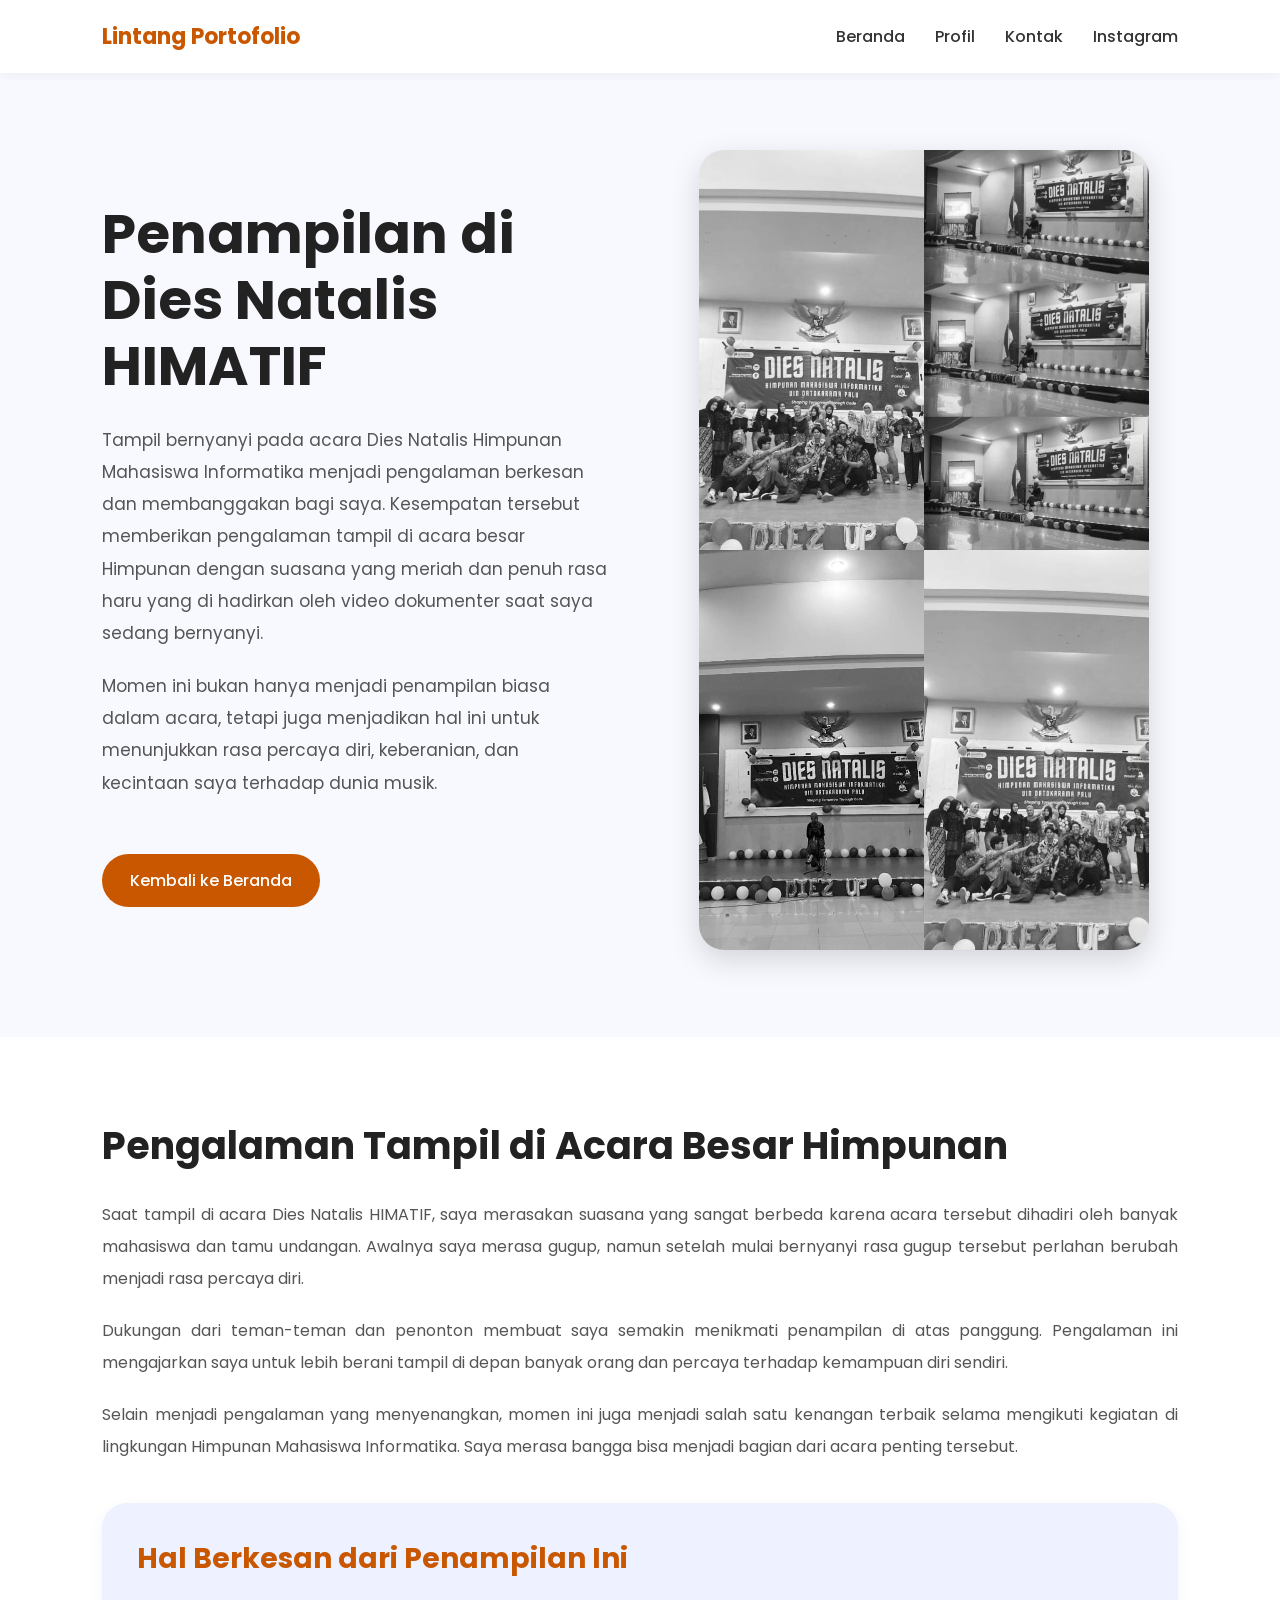
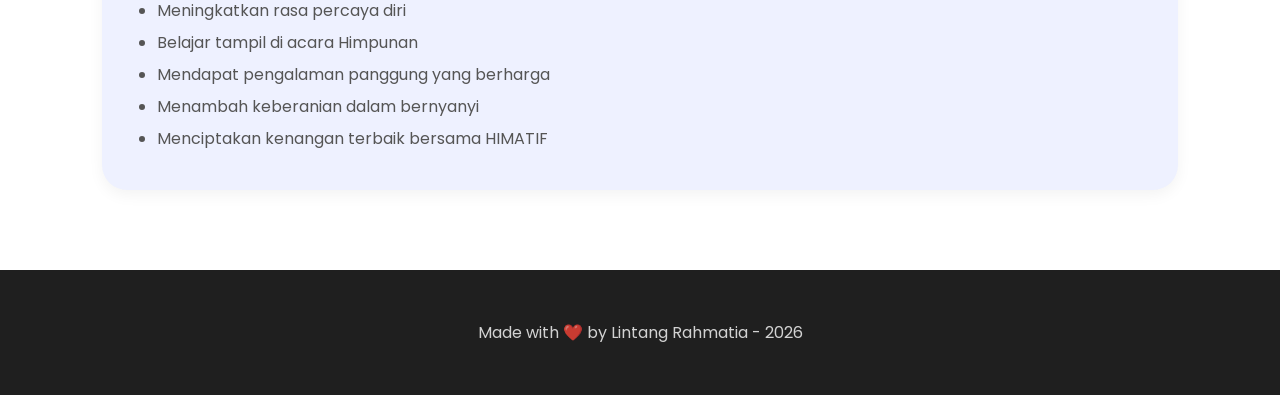
<file: detail4.html>
<!DOCTYPE html>
<html lang="id">
<head>
    <meta charset="UTF-8">
    <meta name="viewport" content="width=device-width, initial-scale=1.0">

    <title>Detail Dies Natalis HIMATIF | Lintang Rahmatia</title>

    <!-- Google Font -->
    <link href="https://fonts.googleapis.com/css2?family=Poppins:wght@300;400;500;600;700&display=swap" rel="stylesheet">

    <style>

        *{
            margin:0;
            padding:0;
            box-sizing:border-box;
            scroll-behavior:smooth;
        }

        body{
            font-family:'Poppins', sans-serif;
            background:#f8f9ff;
            color:#222;
        }

        nav{
            width:100%;
            padding:20px 8%;
            display:flex;
            justify-content:space-between;
            align-items:center;
            position:fixed;
            top:0;
            z-index:1000;
            background:rgba(255,255,255,0.9);
            backdrop-filter:blur(10px);
            box-shadow:0 2px 10px rgba(0,0,0,0.05);
        }

        .logo{
            font-size:22px;
            font-weight:700;
            color:#c95700;
        }

        nav ul{
            display:flex;
            gap:30px;
            list-style:none;
        }

        nav ul li a{
            text-decoration:none;
            color:#333;
            font-weight:500;
            transition:0.3s;
        }

        nav ul li a:hover{
            color:#c95700;
        }

        .hero{
            padding:150px 8% 80px;
        }

        .hero-container{
            display:flex;
            align-items:center;
            gap:60px;
            flex-wrap:wrap;
        }

        .hero-text{
            flex:1;
        }

        .hero-text h1{
            font-size:55px;
            line-height:1.2;
            margin-bottom:25px;
            color:#222;
        }

        .hero-text p{
            font-size:17px;
            line-height:1.9;
            color:#555;
            margin-bottom:20px;
        }

        .hero-image{
            flex:1;
            text-align:center;
        }

        .hero-image img{
            width:100%;
            max-width:450px;
            border-radius:25px;
            box-shadow:0 10px 30px rgba(0,0,0,0.15);
        }

        .content-section{
            padding:80px 8%;
            background:white;
        }

        .content-section h2{
            font-size:38px;
            margin-bottom:25px;
            color:#222;
        }

        .content-section p{
            line-height:2;
            color:#555;
            margin-bottom:20px;
            text-align:justify;
        }

        .highlight-box{
            background:#eef1ff;
            padding:35px;
            border-radius:25px;
            margin-top:40px;
            box-shadow:0 5px 15px rgba(0,0,0,0.05);
        }

        .highlight-box h3{
            margin-bottom:15px;
            color:#c95700;
            font-size:28px;
        }

        .highlight-box ul{
            padding-left:20px;
            color:#555;
            line-height:2;
        }

        .button{
            display:inline-block;
            margin-top:35px;
            padding:14px 28px;
            background:#c95700;
            color:white;
            text-decoration:none;
            border-radius:50px;
            font-weight:500;
            transition:0.3s;
        }

        .button:hover{
            background:#c95700;
            transform:translateY(-3px);
        }

        footer{
            background:#1f1f1f;
            color:white;
            text-align:center;
            padding:50px 8%;
        }

        footer p{
            opacity:0.8;
        }

        @media(max-width:768px){

            .hero-text h1{
                font-size:40px;
            }

            .hero-container{
                flex-direction:column;
            }

            nav{
                flex-direction:column;
                gap:15px;
            }

            nav ul{
                gap:15px;
            }

        }

    </style>

</head>

<body>

    <!-- Navbar -->
    <nav>

        <div class="logo">
            Lintang Portofolio
        </div>

        <ul>
            <li><a href="index.html">Beranda</a></li>
            <li><a href="profil.html">Profil</a></li>
            <li><a href="#contact">Kontak</a></li>
            <li>
                <a href="https://www.instagram.com/lintangrahmatia.i/" target="_blank">
                    Instagram
                </a>
            </li>
        </ul>

    </nav>

    <!-- Hero -->
    <section class="hero">

        <div class="hero-container">

            <div class="hero-text">

                <h1>
                    Penampilan di Dies Natalis HIMATIF
                </h1>

                <p>
                    Tampil bernyanyi pada acara Dies Natalis Himpunan Mahasiswa Informatika
                    menjadi pengalaman berkesan dan membanggakan bagi saya. Kesempatan tersebut
                    memberikan pengalaman tampil di acara besar Himpunan dengan suasana yang
                    meriah dan penuh rasa haru yang di hadirkan oleh video dokumenter saat saya
                    sedang bernyanyi.
                </p>

                <p>
                    Momen ini bukan hanya menjadi penampilan biasa dalam acara,
                    tetapi juga menjadikan hal ini untuk menunjukkan rasa percaya diri,
                    keberanian, dan kecintaan saya terhadap dunia musik.
                </p>

                <a href="index.html" class="button">
                    Kembali ke Beranda
                </a>

            </div>

            <div class="hero-image">
                <img src="image/tamphimadet.jpeg" alt="Dies Natalis HMIF">
            </div>

        </div>

    </section>

    <!-- Content -->
    <section class="content-section">

        <h2>
            Pengalaman Tampil di Acara Besar Himpunan
        </h2>

        <p>
            Saat tampil di acara Dies Natalis HIMATIF, saya merasakan suasana yang sangat berbeda
            karena acara tersebut dihadiri oleh banyak mahasiswa dan tamu undangan.
            Awalnya saya merasa gugup, namun setelah mulai bernyanyi rasa gugup tersebut
            perlahan berubah menjadi rasa percaya diri.
        </p>

        <p>
            Dukungan dari teman-teman dan penonton membuat saya semakin menikmati penampilan
            di atas panggung. Pengalaman ini mengajarkan saya untuk lebih berani tampil
            di depan banyak orang dan percaya terhadap kemampuan diri sendiri.
        </p>

        <p>
            Selain menjadi pengalaman yang menyenangkan, momen ini juga menjadi salah satu
            kenangan terbaik selama mengikuti kegiatan di lingkungan Himpunan Mahasiswa Informatika.
            Saya merasa bangga bisa menjadi bagian dari acara penting tersebut.
        </p>

        <!-- Highlight -->
        <div class="highlight-box">

            <h3>
                Hal Berkesan dari Penampilan Ini
            </h3>

            <ul>
                <li>Meningkatkan rasa percaya diri</li>
                <li>Belajar tampil di acara Himpunan</li>
                <li>Mendapat pengalaman panggung yang berharga</li>
                <li>Menambah keberanian dalam bernyanyi</li>
                <li>Menciptakan kenangan terbaik bersama HIMATIF</li>
            </ul>

        </div>

    </section>

    <!-- Footer -->
    <footer id="contact">

        <p>
            Made with ❤️ by Lintang Rahmatia - 2026
        </p>

    </footer>

</body>
</html>
</file>
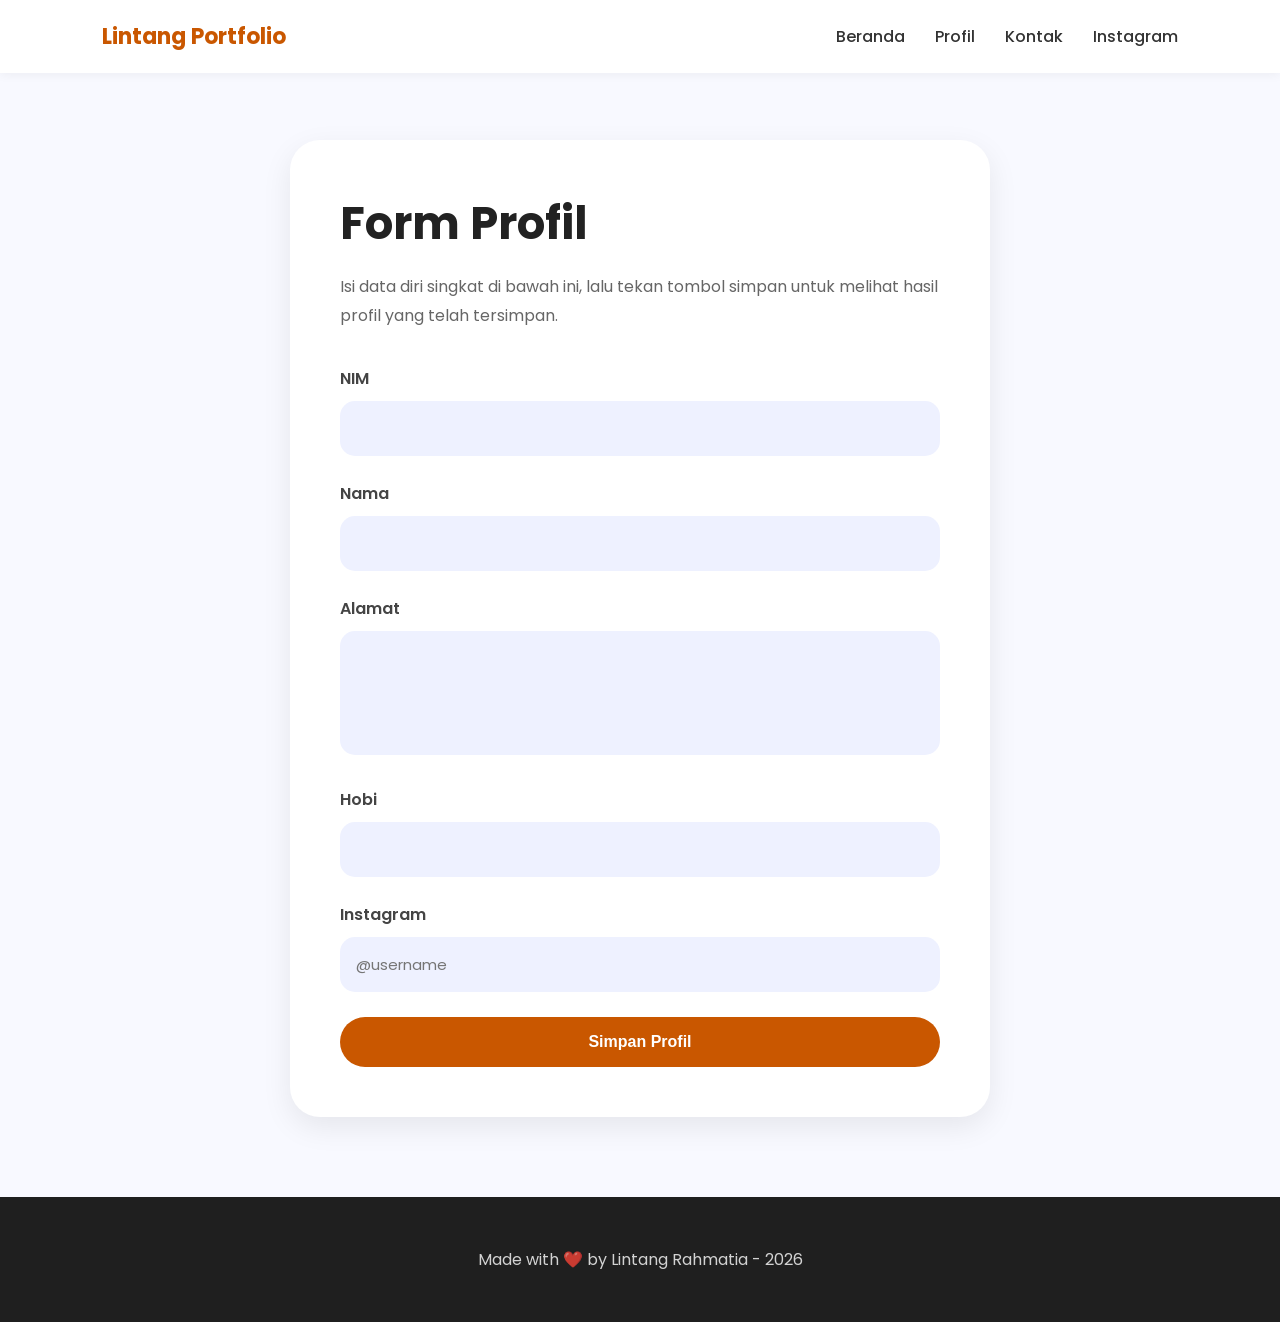
<file: profil.html>
<!DOCTYPE html>
<html lang="id">
<head>
    <meta charset="UTF-8">
    <meta name="viewport" content="width=device-width, initial-scale=1.0">

    <title>Profil | Lintang Rahmatia</title>

    <!-- Google Font -->
    <link href="https://fonts.googleapis.com/css2?family=Poppins:wght@300;400;500;600;700&display=swap" rel="stylesheet">

    <style>

        *{
            margin:0;
            padding:0;
            box-sizing:border-box;
            scroll-behavior:smooth;
        } 

        body{
            font-family:'Poppins', sans-serif;
            background:#f8f9ff;
            color:#222;
        }

        nav{
            width:100%;
            padding:20px 8%;
            display:flex;
            justify-content:space-between;
            align-items:center;
            position:fixed;
            top:0;
            z-index:1000;
            background:rgba(255,255,255,0.9);
            backdrop-filter:blur(10px);
            box-shadow:0 2px 10px rgba(0,0,0,0.05);
        }

        .logo{
            font-size:22px;
            font-weight:700;
            color:#c95700;
        }

        nav ul{
            display:flex;
            gap:30px;
            list-style:none;
        }

        nav ul li a{
            text-decoration:none;
            color:#333;
            font-weight:500;
            transition:0.3s;
        }

        nav ul li a:hover{
            color:#c95700;
        }

        .hero{
            min-height:100vh;
            display:flex;
            justify-content:center;
            align-items:center;
            padding:140px 8% 80px;
        }

        .form-container{
            width:100%;
            max-width:700px;
            background:white;
            padding:50px;
            border-radius:30px;
            box-shadow:0 10px 30px rgba(0,0,0,0.08);
        }

        .form-container h1{
            font-size:45px;
            margin-bottom:15px;
            color:#222;
        }

        .form-container p{
            color:#666;
            line-height:1.8;
            margin-bottom:35px;
        }

        .input-group{
            margin-bottom:25px;
        }

        label{
            display:block;
            margin-bottom:10px;
            font-weight:600;
            color:#444;
        }

        input,
        textarea{
            width:100%;
            padding:16px;
            border:none;
            border-radius:15px;
            background:#eef1ff;
            font-size:15px;
            font-family:'Poppins', sans-serif;
            outline:none;
            transition:0.3s;
        }

        input:focus,
        textarea:focus{
            background:#e3e7ff;
            box-shadow:0 0 0 3px rgba(108,99,255,0.2);
        }

        textarea{
            resize:none;
        }

        .button{
            width:100%;
            padding:16px;
            border:none;
            border-radius:50px;
            background:#c95700;
            color:white;
            font-size:16px;
            font-weight:600;
            cursor:pointer;
            transition:0.3s;
        }

        .button:hover{
            background:#c95700;
            transform:translateY(-3px);
        }

        footer{
            background:#1f1f1f;
            color:white;
            text-align:center;
            padding:50px 8%;
        }

        footer p{
            opacity:0.8;
        }

        @media(max-width:768px){

            .form-container{
                padding:35px 25px;
            }

            .form-container h1{
                font-size:35px;
            }

            nav{
                flex-direction:column;
                gap:15px;
            }

            nav ul{
                gap:15px;
                font-size:14px;
            }

        }

    </style>

</head>

<body>

    <!-- Navbar -->
    <nav>

        <div class="logo">
            Lintang Portfolio
        </div>

        <ul>
            <li><a href="index.html">Beranda</a></li>
            <li><a href="profil.html">Profil</a></li>
            <li><a href="index.html#contact">Kontak</a></li>
            <li>
                <a href="https://www.instagram.com/lintangrahmatia.i/" target="_blank">
                    Instagram
                </a>
            </li>
        </ul>

    </nav>

    <!-- Form -->
    <section class="hero">

        <div class="form-container">

            <h1>Form Profil</h1>

            <p>
                Isi data diri singkat di bawah ini, lalu tekan tombol simpan
                untuk melihat hasil profil yang telah tersimpan.
            </p>

            <form id="profilForm">

                <div class="input-group">
                    <label>NIM</label>
                    <input type="text" id="nim" required>
                </div>

                <div class="input-group">
                    <label>Nama</label>
                    <input type="text" id="nama" required>
                </div>

                <div class="input-group">
                    <label>Alamat</label>
                    <textarea id="alamat" rows="4" required></textarea>
                </div>

                <div class="input-group">
                    <label>Hobi</label>
                    <input type="text" id="hobi" required>
                </div>

                <div class="input-group">
                    <label>Instagram</label>
                    <input type="text" id="instagram" placeholder="@username" required>
                </div>

                <button type="submit" class="button">
                    Simpan Profil
                </button>

            </form>

        </div>

    </section>

    <!-- Footer -->
    <footer>

        <p>
            Made with ❤️ by Lintang Rahmatia - 2026
        </p>

    </footer>

    <!-- Script -->
    <script>

        const form = document.getElementById("profilForm");

        form.addEventListener("submit", function(e){

            e.preventDefault();

            const dataProfil = {

                nim: document.getElementById("nim").value,
                nama: document.getElementById("nama").value,
                alamat: document.getElementById("alamat").value,
                hobi: document.getElementById("hobi").value,
                instagram: document.getElementById("instagram").value

            };

            localStorage.setItem(
                "profilData",
                JSON.stringify(dataProfil)
            );

            window.location.href = "profil_tampilan.html";

        });

    </script>

</body>
</html>
</file>
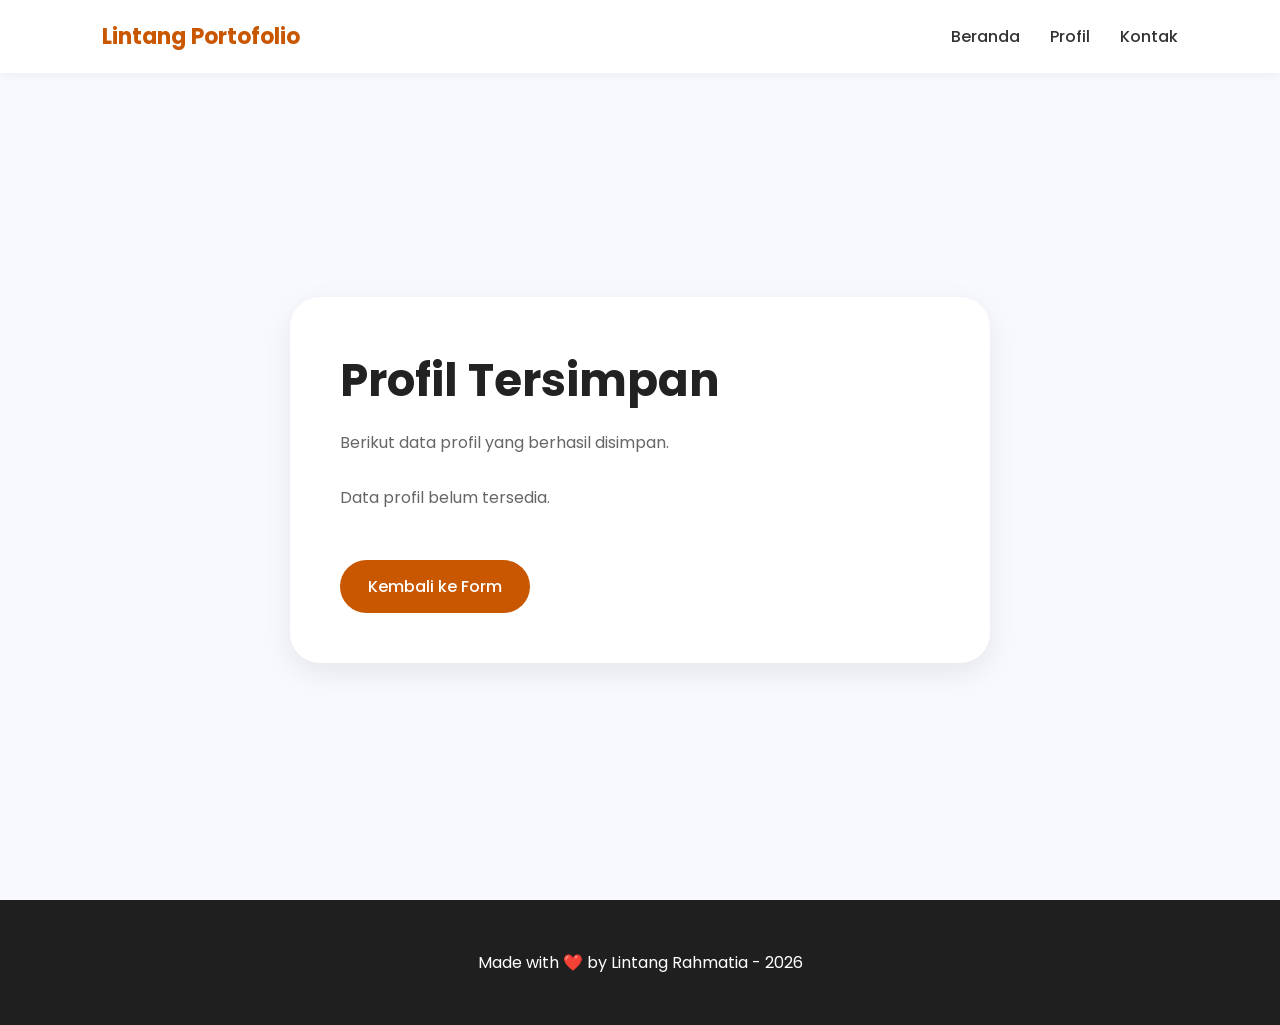
<file: profil_tampilan.html>
<!DOCTYPE html>
<html lang="id">
<head>
    <meta charset="UTF-8">
    <meta name="viewport" content="width=device-width, initial-scale=1.0">

    <title>Profil Tersimpan | Lintang Rahmatia</title>

    <!-- Google Font -->
    <link href="https://fonts.googleapis.com/css2?family=Poppins:wght@300;400;500;600;700&display=swap" rel="stylesheet">

    <style>

        *{
            margin:0;
            padding:0;
            box-sizing:border-box;
        }

        body{
            font-family:'Poppins', sans-serif;
            background:#f8f9ff;
            color:#222;
        }

        nav{
            width:100%;
            padding:20px 8%;
            display:flex;
            justify-content:space-between;
            align-items:center;
            position:fixed;
            top:0;
            z-index:1000;
            background:rgba(255,255,255,0.9);
            backdrop-filter:blur(10px);
            box-shadow:0 2px 10px rgba(0,0,0,0.05);
        }

        .logo{
            font-size:22px;
            font-weight:700;
            color:#c95700;
        }

        nav ul{
            display:flex;
            gap:30px;
            list-style:none;
        }

        nav ul li a{
            text-decoration:none;
            color:#333;
            font-weight:500;
        }

        .hero{
            min-height:100vh;
            display:flex;
            justify-content:center;
            align-items:center;
            padding:140px 8% 80px;
        }

        .card{
            width:100%;
            max-width:700px;
            background:white;
            padding:50px;
            border-radius:30px;
            box-shadow:0 10px 30px rgba(0,0,0,0.08);
        }

        .card h1{
            font-size:45px;
            margin-bottom:15px;
        }

        .card p{
            color:#666;
            margin-bottom:30px;
        }

        .profil-item{
            background:#eef1ff;
            padding:20px;
            border-radius:18px;
            margin-bottom:18px;
        }

        .profil-item h3{
            color:#c95700;
            margin-bottom:8px;
            font-size:18px;
        }

        .profil-item p{
            margin:0;
            color:#444;
            line-height:1.7;
        }

        .button{
            display:inline-block;
            margin-top:20px;
            padding:14px 28px;
            background:#c95700;
            color:white;
            text-decoration:none;
            border-radius:50px;
            font-weight:500;
            transition:0.3s;
        }

        .button:hover{
            background:#c95700;
        }

        footer{
            background:#1f1f1f;
            color:white;
            text-align:center;
            padding:50px 8%;
        }

        @media(max-width:768px){

            nav{
                flex-direction:column;
                gap:15px;
            }

            nav ul{
                gap:15px;
                font-size:14px;
            }

            .card{
                padding:35px 25px;
            }

            .card h1{
                font-size:35px;
            }

        }

    </style>

</head>

<body>

    <!-- Navbar -->
    <nav>

        <div class="logo">
            Lintang Portofolio
        </div>

        <ul>
            <li><a href="index.html">Beranda</a></li>
            <li><a href="profil.html">Profil</a></li>
            <li><a href="index.html#contact">Kontak</a></li>
        </ul>

    </nav>

    <!-- Content -->
    <section class="hero">

        <div class="card">

            <h1>Profil Tersimpan</h1>

            <p>
                Berikut data profil yang berhasil disimpan.
            </p>

            <div id="profilResult"></div>

            <a href="profil.html" class="button">
                Kembali ke Form
            </a>

        </div>

    </section>

    <!-- Footer -->
    <footer>

        <p>
            Made with ❤️ by Lintang Rahmatia - 2026
        </p>

    </footer>

    <!-- Script -->
    <script>

        const data = JSON.parse(localStorage.getItem("profilData"));

        const result = document.getElementById("profilResult");

        if(data){

            result.innerHTML = `

                <div class="profil-item">
                    <h3>NIM</h3>
                    <p>${data.nim}</p>
                </div>

                <div class="profil-item">
                    <h3>Nama</h3>
                    <p>${data.nama}</p>
                </div>

                <div class="profil-item">
                    <h3>Alamat</h3>
                    <p>${data.alamat}</p>
                </div>

                <div class="profil-item">
                    <h3>Hobi</h3>
                    <p>${data.hobi}</p>
                </div>

                <div class="profil-item">
                    <h3>Instagram</h3>
                    <p>${data.instagram}</p>
                </div>

            `;

        }else{

            result.innerHTML = `
                <p>Data profil belum tersedia.</p>
            `;

        }

    </script>

</body>
</html>
</file>
<file: css/style.css>
/* GLOBAL */
*{
	margin:0;
	padding:0;
	box-sizing:border-box;
	scroll-behavior:smooth;
}

body{
	font-family:'Poppins', sans-serif;
	background:#f8f9ff;
	color:#222;
	line-height:1.7;
}

img{
	max-width:100%;
	border-radius:25px;
	display:block;
}


   /* NAVBAR */
nav{
	position:fixed;
	top:0;
	width:100%;
	z-index:1000;

	display:flex;
	justify-content:center;
	align-items:center;

	padding:20px 8%;

	background:rgba(255,255,255,0.9);
	backdrop-filter:blur(10px);

	box-shadow:0 2px 10px rgba(0,0,0,0.05);
}

nav ul{
	display:flex;
	gap:35px;
	list-style:none;
}

nav ul li a{
	text-decoration:none;
	color:#333;
	font-size:15px;
	font-weight:500;
	transition:0.3s;
	padding:8px 14px;
	border-radius:20px;
}

nav ul li a:hover{
	background:#c95700;
	color:white;
}


   /* HEADER */
header{
	padding:170px 8% 100px;
	min-height:100vh;

	display:flex;
	align-items:center;

	background:#f8f9ff;
}

h1{
	font-size:68px;
	line-height:1.2;
	font-weight:700;
	margin-bottom:25px;
	color:#222;
}

h2{
	font-size:40px;
	line-height:1.3;
	font-weight:700;
	margin-bottom:20px;
	color:#222;
}

p{
	font-size:16px;
	color:#555;
	line-height:1.9;
}

header ul{
	margin:25px 0;
}

header ul li{
	list-style:none;
	margin-bottom:12px;
	font-size:16px;
	color:#555;
}

.intro-img{
	width:100%;
	max-width:420px;
	margin:auto;

	border-radius:30px;

	box-shadow:0 10px 30px rgba(0,0,0,0.12);
}

figcaption{
	margin-top:12px;
	font-size:13px;
	color:#777;
	text-align:center;
}


   /* BUTTON */
.button{
	display:inline-block;

	padding:14px 30px;

	background:#c95700;
	color:white;

	text-decoration:none;
	font-weight:600;
	font-size:15px;

	border-radius:50px;

	transition:0.3s;

	box-shadow:0 8px 20px rgba(108,99,255,0.25);
}

.button:hover{
	background:#c95700;
	transform:translateY(-3px);
	color:white;
}


   /* HOBI SECTION */
.hobi-section{
	padding:90px 8%;
	background:white;
}

.section-title{
	text-align:center;
	margin-bottom:60px;
}

.hobi-card{
	background:#eef1ff;

	padding:35px 25px;

	border-radius:25px;

	text-align:center;

	transition:0.3s;

	height:100%;

	box-shadow:0 5px 15px rgba(0,0,0,0.05);
}

.hobi-card:hover{
	transform:translateY(-8px);
}

.hobi-icon{
	font-size:45px;
	margin-bottom:20px;
}

.hobi-card h3{
	font-size:24px;
	margin-bottom:15px;
	color:#c95700;
}

.hobi-card p{
	font-size:15px;
	color:#555;
	line-height:1.8;
}


   /* PROJECT SECTION */
.project{
	padding:90px 8%;
}

.project figure{
	margin:0;
}

.project img{
	box-shadow:0 10px 25px rgba(0,0,0,0.1);
}

.project p{
	margin-bottom:25px;
}

.blue{
	background:#eef1ff;
}

.right-alignment{
	text-align:right;
}


   /* FOOTER */
footer{
	background:#1f1f1f;
	color:white;

	text-align:center;

	padding:80px 8%;
	margin-top:80px;
}

footer h2{
	font-size:45px;
	color:white;
	margin-bottom:25px;
}

footer p{
	color:#ccc;
	margin-bottom:15px;
}

footer a{
	color:#b9b6ff;
	text-decoration:none;
}

footer a:hover{
	text-decoration:underline;
}


   /* RESPONSIVE */
@media(max-width:768px){

	nav{
		padding:18px 5%;
	}

	nav ul{
		gap:15px;
		flex-wrap:wrap;
		justify-content:center;
	}

	nav ul li a{
		font-size:13px;
	}

	header{
		padding:150px 5% 70px;
		text-align:center;
	}

	h1{
		font-size:42px;
	}

	h2{
		font-size:32px;
	}

	.project{
		padding:70px 5%;
	}

	.right-alignment{
		text-align:left;
	}

	.hobi-section{
		padding:70px 5%;
	}

	footer{
		padding:60px 5%;
	}

	footer h2{
		font-size:35px;
	}

}
</file>
